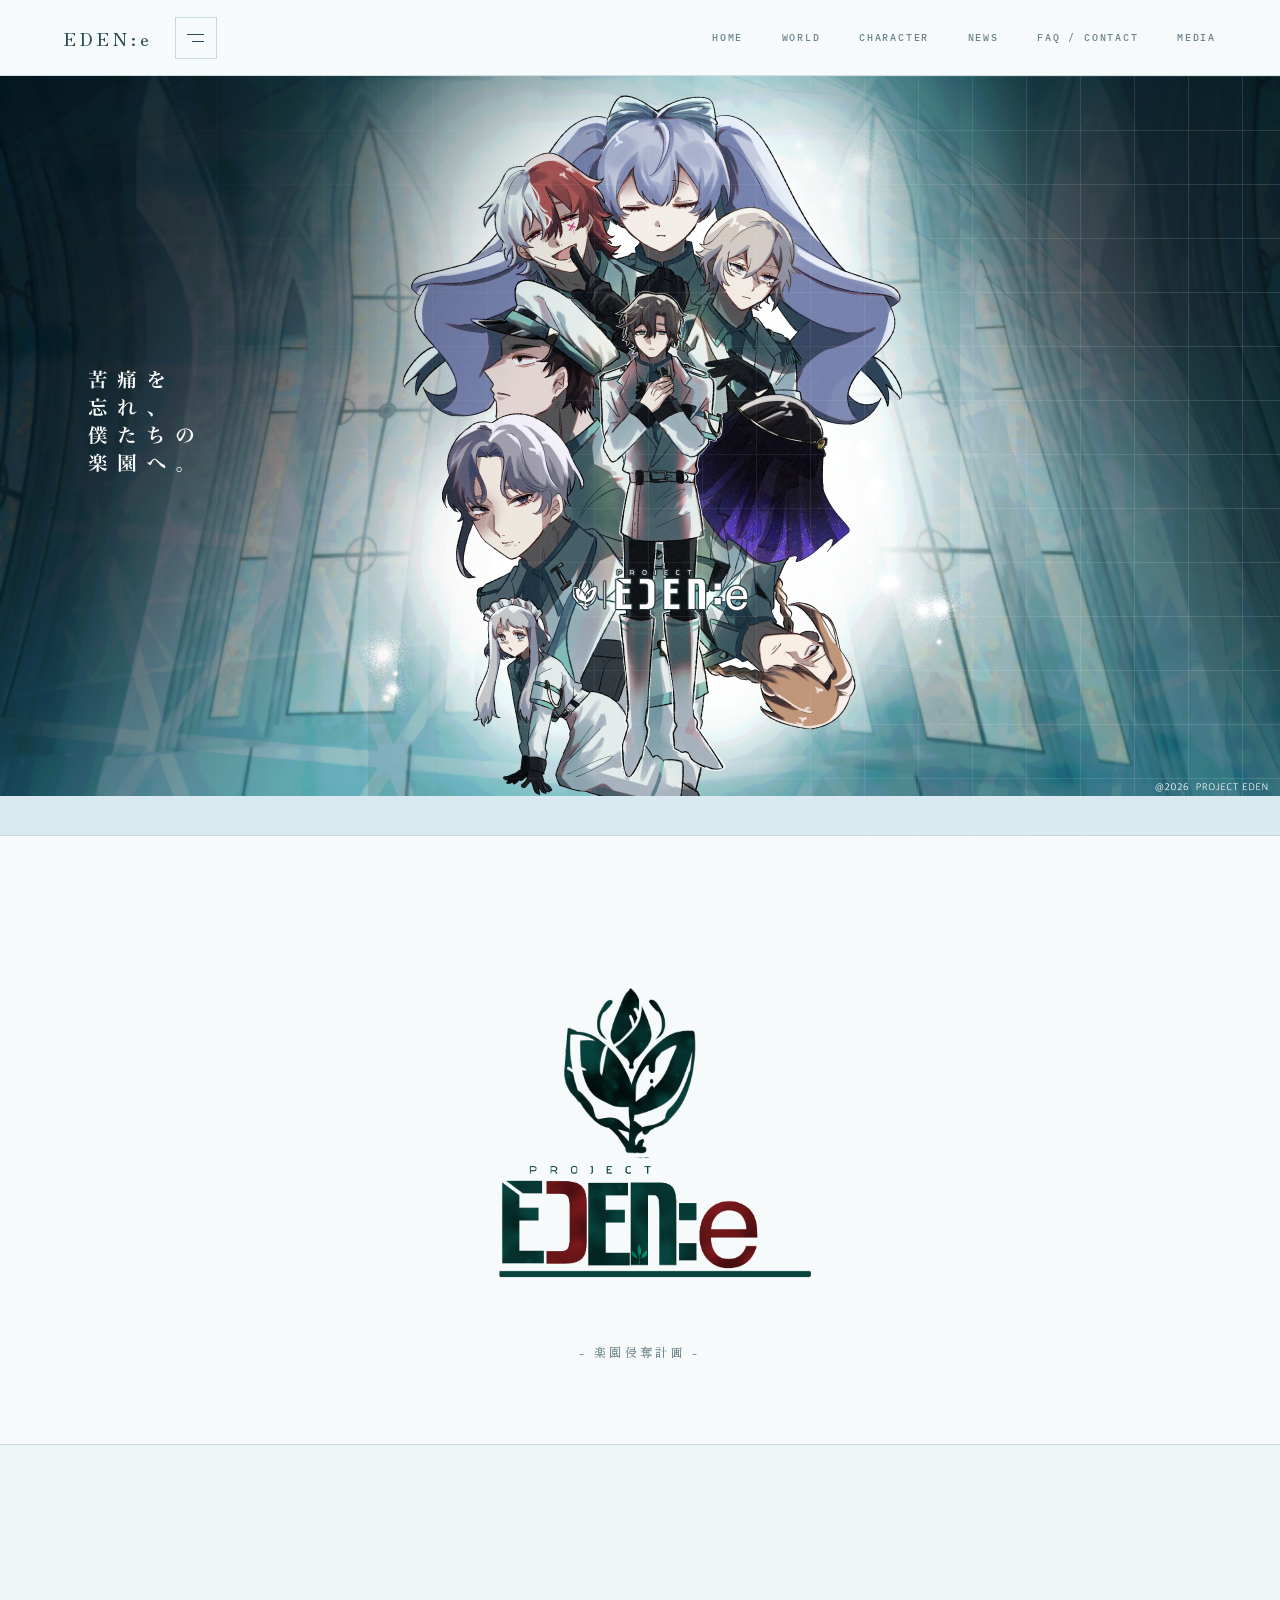
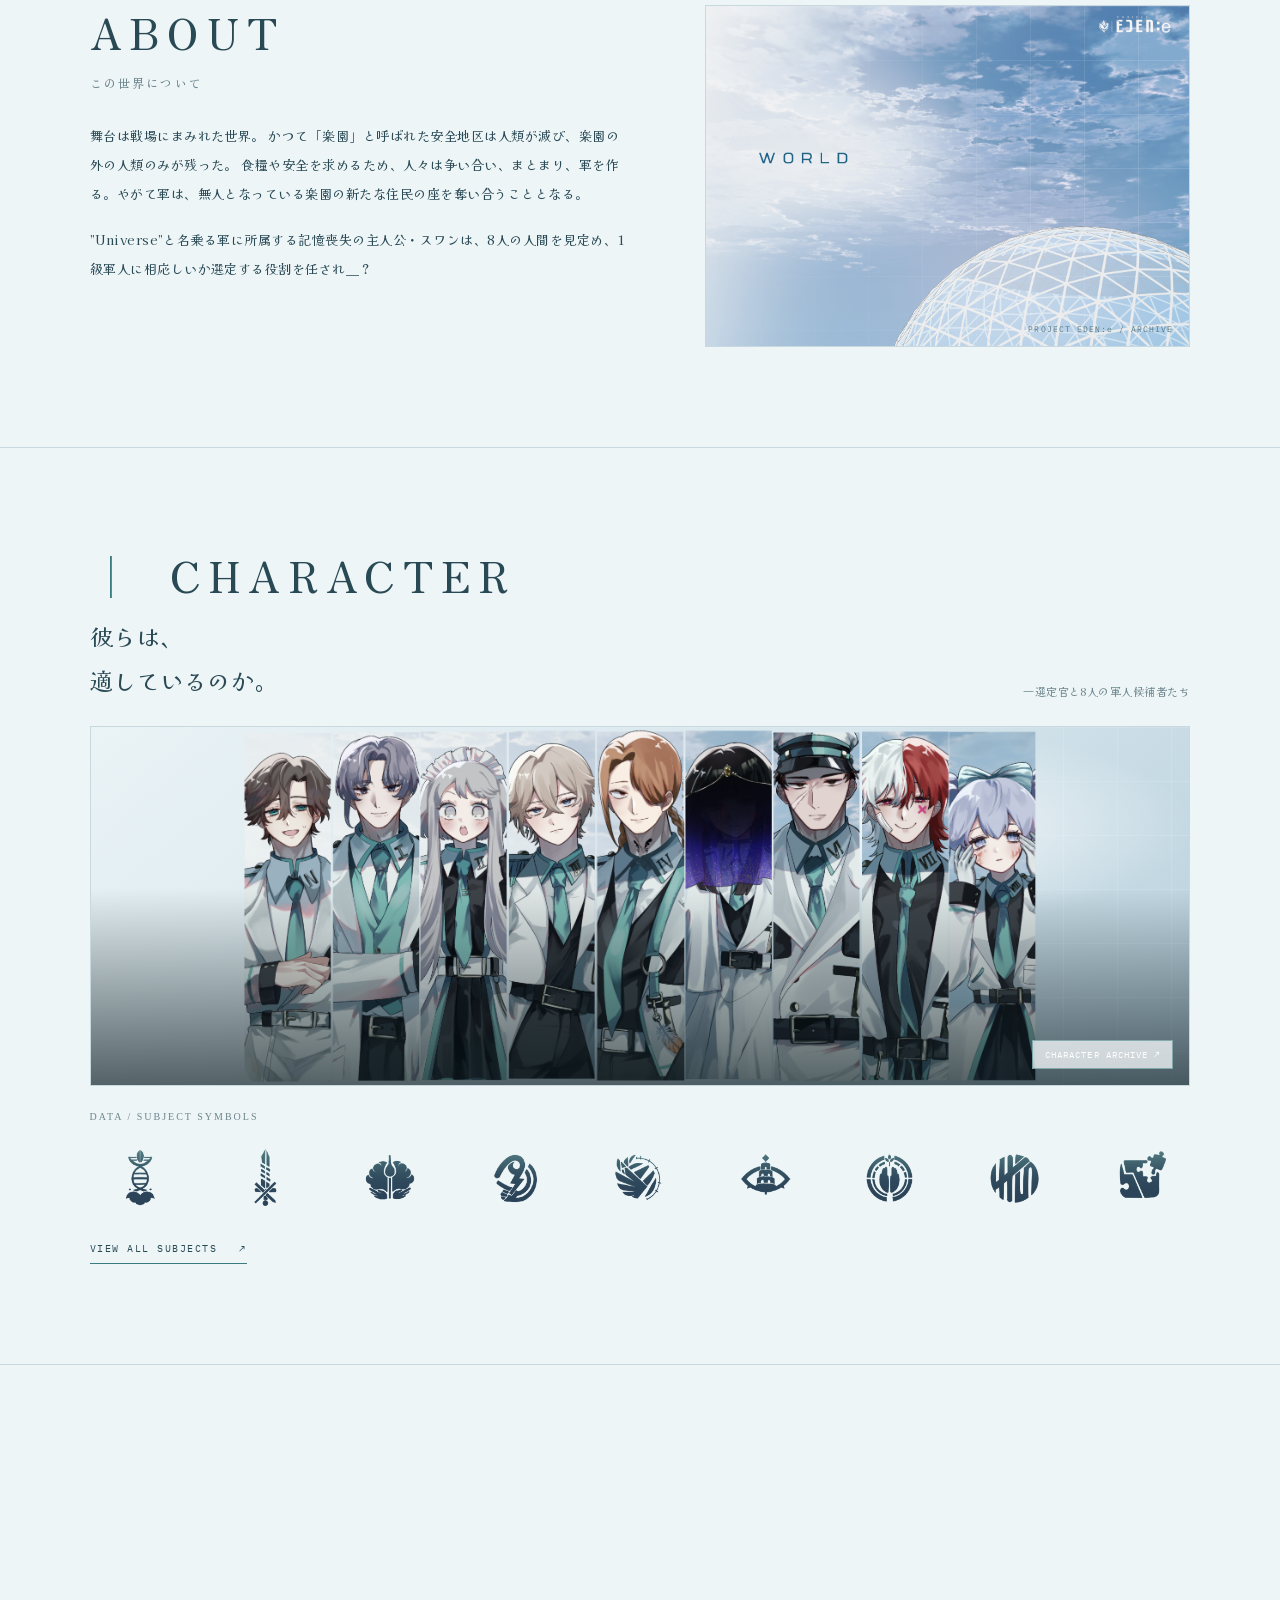
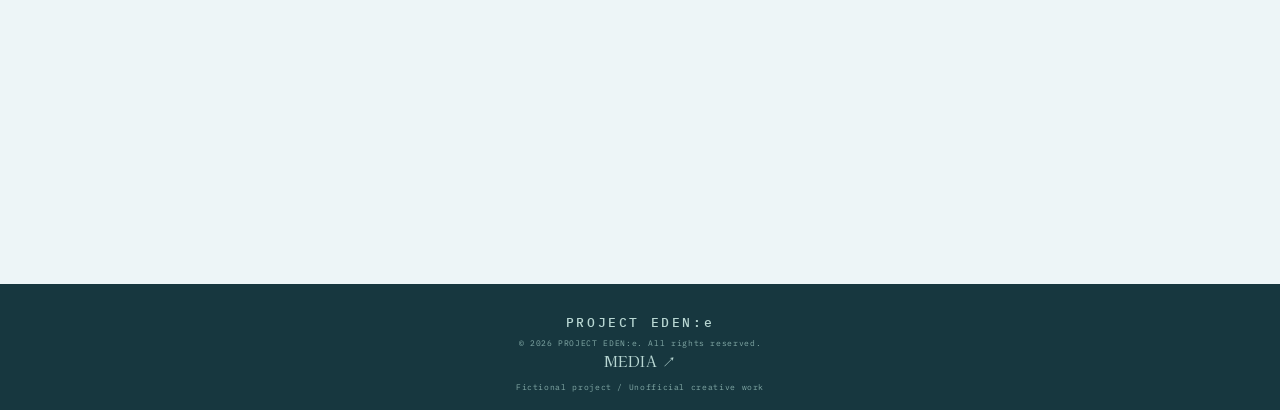
<file: index.html>
<!doctype html>

<html lang="ja">

<head>

  <meta charset="utf-8">

  <meta name="viewport" content="width=device-width, initial-scale=1">

  <meta name="theme-color" content="#D8F3F3">

  <title>PROJECT EDEN:e</title>

  <meta name="description" content="PROJECT EDEN:e - PARADISE EXPERIMENT">

  <link rel="stylesheet" href="style.css">

  <style>

    /* 画像 */

    .wide-image,

    .character-banner,

    .world-banner {

      position: relative;

      display: block;

      overflow: hidden;

    }

    .wide-image img,

    .character-banner img,

    .world-banner img {

      display: block;

      width: 100%;

      object-fit: cover;

    }

    .wide-image img {

      min-height: 180px;

    }

    .character-banner img,

    .world-banner img {

      position: absolute;

      inset: 0;

      width: 100%;

      height: 100%;

      object-fit: contain;

    }

    .character-banner .banner-arrow,

    .world-banner .banner-arrow,

    .wide-image .image-caption {

      position: absolute;

      z-index: 2;

    }

    .character-banner .banner-arrow,

    .world-banner .banner-arrow {

      right: 16px;

      bottom: 16px;

      color: #fff;

    }

    .wide-image .image-caption {

      right: 16px;

      bottom: 12px;

    }

    .character-banner::after,

    .world-banner::after {

      content: "";

      position: absolute;

      inset: 0;

      z-index: 1;

      background: linear-gradient(

        0deg,

        rgba(10, 25, 30, 0.65),

        transparent 55%

      );

      pointer-events: none;

    }

    .image-placeholder:has(img) .image-label {

      display: none;

    }

    .sr-only {

      position: absolute;

      width: 1px;

      height: 1px;

      padding: 0;

      margin: -1px;

      overflow: hidden;

      clip: rect(0, 0, 0, 0);

      white-space: nowrap;

      border: 0;

    }

    /* スマホメニュー */

    @media (max-width: 760px) {

      .site-header {

        position: relative;

      }

      .menu-toggle {

        display: flex !important;

        flex-direction: column;

        align-items: center;

        justify-content: center;

        gap: 5px;

        width: 44px;

        height: 44px;

        padding: 10px;

        border: 1px solid #397d80;

        border-radius: 4px;

        background: #f8fbfc;

        color: #294954;

        cursor: pointer;

        z-index: 1002;

      }

      .menu-toggle span:not(.sr-only) {

        display: block;

        width: 21px;

        height: 2px;

        background: #294954;

        transition: transform 0.25s ease;

      }

      .menu-toggle[aria-expanded="true"] span:first-child {

        transform: translateY(7px) rotate(45deg);

      }

      .menu-toggle[aria-expanded="true"] span:nth-child(2) {

        transform: translateY(0) rotate(-45deg);

      }

      .site-nav {

        display: none !important;

        position: absolute;

        top: 100%;

        left: 0;

        right: 0;

        z-index: 1001;

        flex-direction: column;

        align-items: stretch;

        gap: 0;

        padding: 12px 20px 20px;

        background: #f8fbfc;

        border-top: 1px solid #c7d9df;

        border-bottom: 1px solid #c7d9df;

        box-shadow: 0 12px 24px rgba(23, 55, 63, 0.12);

      }

      .site-nav.is-open {

        display: flex !important;

      }

      .site-nav a {

        display: block;

        padding: 15px 8px;

        border-bottom: 1px solid #c7d9df;

        color: #294954;

        text-decoration: none;

      }

      .site-nav a:last-child {

        border-bottom: none;

      }

      body.menu-open {

        overflow-x: hidden;

      }

    }

    /* スクロール演出 */

    .reveal {

      opacity: 0;

      transform: translateY(24px);

      transition: opacity 0.8s ease, transform 0.8s ease;

    }

    .reveal.is-visible {

      opacity: 1;

      transform: translateY(0);

    }

    .reveal-stagger > * {

      transition-delay: 0.08s;

    }

    @media (prefers-reduced-motion: reduce) {

      .reveal {

        opacity: 1;

        transform: none;

        transition: none;

      }

    }

    @media (max-width: 600px) {

      .world-banner img {

        width: 100%;

        height: auto;

        object-fit: contain;

      }

    }

    /* =====================================

       EDEN OPENING / 起動画面

    ===================================== */

    #eden-opening {

      position: fixed;

      inset: 0;

      z-index: 99999;

      display: flex;

      flex-direction: column;

      align-items: center;

      justify-content: center;

      overflow: hidden;

      background: #f8fbfa;
      
      color: #397d80;

      opacity: 1;

      visibility: visible;

      transition:

        opacity 1.25s ease,

        visibility 1.25s ease;

    }


#eden-opening::before {
  content: "";
  position: absolute;
  inset: -15%;
  pointer-events: none;
  background:
    radial-gradient(
      ellipse at 50% 45%,
      rgba(125, 194, 184, 0.22),
      transparent 55%
    ),
    radial-gradient(
      ellipse at 50% 70%,
      rgba(205, 235, 228, 0.35),
      transparent 65%
    );
  animation: eden-glow 3s ease-in-out infinite alternate;
}


/* 光のゆらぎ */
@keyframes eden-glow {
  from {
    opacity: 0.65;
  }
  to {
    opacity: 1;
  }
}

/* ふわふわ浮かぶ光の粒 */
#eden-opening .eden-particle {
  position: absolute;
  z-index: 1;
  width: 4px;
  height: 4px;
  border-radius: 50%;
  background: rgba(91, 166, 157, 0.55);
  box-shadow: 0 0 12px 3px rgba(125, 194, 184, 0.2);
  pointer-events: none;
  animation: eden-particle-float 3s ease-in-out infinite alternate;
}

@keyframes eden-particle-float {
  from {
    transform: translateY(12px);
    opacity: 0.15;
  }
  to {
    transform: translateY(-18px);
    opacity: 0.8;
  }
}



    #eden-opening.is-closing {

      opacity: 0;

      visibility: hidden;

      pointer-events: none;

    }

    .opening-system {

      position: relative;

      margin: 0 0 30px;

      color: #a9c4c6;

      font-family: serif;

      font-size: 10px;

      letter-spacing: 0.35em;

      text-align: center;

      animation: opening-fade-in 1s ease both;

    }

    .opening-message {

      position: relative;

      margin: 0;

      padding: 0 20px;

      color: #f0f2f1;

      font-family: serif;

      font-size: clamp(13px, 3.5vw, 16px);

      line-height: 2;

      letter-spacing: 0.12em;

      text-align: center;

    }

    .opening-char {

      display: inline-block;

      opacity: 0;

      animation: opening-char-in 0.45s ease forwards;

    }

    .opening-status {

      position: relative;

      margin: 30px 0 0;

      color: #8da9a3;

      font-family: serif;

      font-size: 9px;

      letter-spacing: 0.3em;

      animation: opening-fade-in 1s ease 0.5s both;

    }

    .opening-status::before {

      content: "";

      display: block;

      width: 38px;

      height: 1px;

      margin: 0 auto 16px;

      background: #779fa1;

      transform-origin: center;

      animation: opening-line-in 1s ease 0.6s both;

    }

    #opening-skip {

      position: absolute;

      right: 22px;

      bottom: 24px;

      padding: 12px;

      border: 0;

      background: transparent;

      color: #b9c9cc;

      font-family: serif;

      font-size: 10px;

      letter-spacing: 0.18em;

      cursor: pointer;

    }

    #opening-skip:focus-visible {

      outline: 1px solid #a9c4c6;

      outline-offset: 4px;

    }

    /* メインビジュアルの出現 */

    .hero-image {

      display: block;

      width: 100%;

      height: auto;

    }

    body.eden-opening-active .hero-image {

      opacity: 0;

      transform: scale(1.025);

    }

    .hero-image.eden-main-reveal {

      animation: eden-main-reveal 1.8s ease both;

    }

    @keyframes opening-fade-in {

      from {

        opacity: 0;

        transform: translateY(7px);

      }

      to {

        opacity: 1;

        transform: translateY(0);

      }

    }

    @keyframes opening-char-in {

      from {

        opacity: 0;

        transform: translateY(3px);

      }

      to {

        opacity: 1;

        transform: translateY(0);

      }

    }

    @keyframes opening-line-in {

      from {

        opacity: 0;

        transform: scaleX(0);

      }

      to {

        opacity: 1;

        transform: scaleX(1);

      }

    }

    @keyframes eden-main-reveal {

      from {

        opacity: 0;

        transform: scale(1.025);

      }

      to {

        opacity: 1;

        transform: scale(1);

      }

    }

    @media (prefers-reduced-motion: reduce) {

      #eden-opening,

      .opening-system,

      .opening-char,

      .opening-status,

      .opening-status::before,

      .hero-image.eden-main-reveal {

        animation-duration: 0.01ms !important;

        transition-duration: 0.01ms !important;

      }

    }

  </style>

</head>

<body>

  <!-- OPENING / 起動画面 -->

  <div id="eden-opening" aria-label="PROJECT EDEN:e 起動演出">

    <div class="opening-content">

      <p id="opening-message" class="opening-message">

        ＿おかえりなさい、選定官様。

      </p>

      <p class="opening-status">

        Loading<span class="loading-dots">...</span>

      </p>

    </div>

    <button id="opening-skip" type="button">

      SKIP &gt;&gt;

    </button>

  </div>

  <!-- HEADER -->

  <header class="site-header">

    <a class="mini-brand" href="#top" aria-label="PROJECT EDEN:e ホーム">

      EDEN:e

    </a>

    <button

      class="menu-toggle"

      type="button"

      aria-expanded="false"

      aria-controls="site-nav"

      aria-label="メニューを開く"

    >

      <span></span>

      <span></span>

      <span class="sr-only">メニュー</span>

    </button>

    <nav class="site-nav" id="site-nav" aria-label="メインメニュー">

      <a href="#top">HOME</a>

      <a href="#world">WORLD</a>

      <a href="#character">CHARACTER</a>

      <a href="#news">NEWS</a>

      <a href="#contact">FAQ / CONTACT</a>

      <a href="media.html">MEDIA</a>
      
    </nav>

  </header>

  <main id="top">

    <!-- MAIN VISUAL -->

    <section class="hero" aria-label="メインビジュアル">

      <div class="hero-art image-placeholder">

        <img

          class="hero-image"

          src="main.png"

          alt=""

        >

      </div>

    </section>

    <!-- LOGO -->

    <section class="logo-section">

      <img

        class="eden-logo-image"

        src="IMG_9630.png"

        alt="PROJECT EDEN:e ロゴ"

      >

      <p class="japanese-title">- 楽園侵奪計画 -</p>

    </section>

    <div style="height: 60px;"></div>

    <!-- ABOUT -->

    <section class="section about" id="about">

      <div class="wide-image image-placeholder">
        <img

          src="ABOUT.png"

          alt="PROJECT EDEN:e ABOUT"

          loading="lazy"

        >

        <span class="image-caption">PROJECT EDEN:e / ARCHIVE</span>

      </div>

      <h1>ABOUT</h1>

      <p class="section-kicker">この世界について</p>

      <div class="body-copy">

        <p>

          舞台は戦場にまみれた世界。
          かつて「楽園」と呼ばれた安全地区は人類が滅び、楽園の外の人類のみが残った。
          食糧や安全を求めるため、人々は争い合い、まとまり、軍を作る。やがて軍は、無人となっている楽園の新たな住民の座を奪い合うこととなる。
         


        </p>

        <p>

           ”Universe”と名乗る軍に所属する記憶喪失の主人公・スワンは、8人の人間を見定め、1級軍人に相応しいか選定する役割を任され＿？
      

        </p>

      </div>

    </section>

    <!-- CHARACTER -->

    <section class="section characters" id="character">

      <h2><span>│</span> Character</h2>

      <div class="character-intro">

        <p>

          彼らは、<br>

          適しているのか。

        </p>

        <p class="small-copy">

          ―選定官と8人の軍人候補者たち

        </p>

      </div>

      <a class="character-banner image-placeholder" href="character.html">

        <img

          src="Ca.png"

          alt="PROJECT EDEN:e キャラクター集合画像"

          loading="lazy"

        >

        <span class="banner-arrow">CHARACTER ARCHIVE ↗</span>

      </a>

      <div class="data-label">DATA / SUBJECT SYMBOLS</div>

      <div class="symbol-grid reveal-stagger">

        <a href="character.html#swampman" aria-label="Swampman">

          <img class="character-logo" src="swanpman.png" alt="" onerror="this.hidden=true">

        </a>

        <a href="character.html#theseus" aria-label="Theseus">

          <img class="character-logo" src="theseus.png" alt="" onerror="this.hidden=true">

        </a>

        <a href="character.html#mary" aria-label="Mary">

          <img class="character-logo" src="mary.png" alt="" onerror="this.hidden=true">

        </a>

        <a href="character.html#milgram" aria-label="Milgram">

          <img class="character-logo" src="milgram.png" alt="" onerror="this.hidden=true">

        </a>

        <a href="character.html#icarus" aria-label="Icarus">

          <img class="character-logo" src="icarus.png" alt="" onerror="this.hidden=true">

        </a>

        <a href="character.html#babel" aria-label="Babel">

          <img class="character-logo" src="babel.png" alt="" onerror="this.hidden=true">

        </a>

        <a href="character.html#echo" aria-label="Echo Chamber">

          <img class="character-logo" src="echo.png" alt="" onerror="this.hidden=true">

        </a>

        <a href="character.html#stanford" aria-label="Stanford">

          <img class="character-logo" src="stanford.png" alt="" onerror="this.hidden=true">

        </a>

        <a href="character.html#memento" aria-label="Memento">

          <img class="character-logo" src="memento.png" alt="" onerror="this.hidden=true">

        </a>

      </div>

      <a class="text-link" href="character.html">

        VIEW ALL SUBJECTS <span>↗</span>

      </a>

    </section>

    <!-- NEWS -->

    <section class="section news" id="news">

      <div class="news-panel">

        <h2>NEWS</h2>

        <article class="news-item">

          <time datetime="2026-01-01">2026.01.01</time>

          <p>PROJECT EDEN:e サイト公開のお知らせ</p>

        </article>

        <article class="news-item">

          <time datetime="2026-02.02">2026.02.02</time>

          <p>キャラクター情報を更新しました</p>

        </article>
        <article class="news-item">

          <time datetime="2026-03-03">2026.03.03</time>

          <p>不具合を修正しました</p>

        </article>

        <a class="news-more" href="news.html">MORE <span>＋</span></a>

      </div>

    </section>

      <!-- WORLD -->

    <section class="section world" id="world">

      <h2><span>│</span> WORLD</h2>

      <a class="world-banner image-placeholder" href="world.html">

        <img

          src="banner1.png"

          alt="PROJECT EDEN:e WORLD"

          loading="lazy"

        >

        <span class="banner-arrow">ENTER THE WORLD ↗</span>

      </a>

    </section>

    <div style="height: 100px;"></div>

    <!-- FAQ / CONTACT / SHARE -->

    <section class="section share" id="contact">

      <a href="faq.html" class="faq-button">

        <span class="faq-icon">?</span>

        <span class="faq-text">

          <strong>FAQ</strong>

          <small>よくあるご質問・お問い合わせ</small>

        </span>

        <span class="faq-arrow">↗</span>

      </a>

      <div style="height: 150px;"></div>

      <h2>SHARE</h2>

      <div class="social-links">

        <!-- Xでシェア -->

        <a

          href="https://twitter.com/intent/tweet?text=PROJECT%20EDEN%3Ae%20%7C%20PARADISE%20EXPERIMENT&url=https%3A%2F%2Fmotimoff.github.io%2FPROJECT-EDEN-e%2Findex.html"

          target="_blank"

          rel="noopener noreferrer"

          aria-label="Xでシェア"

        >𝕏</a>

        <!-- LINEでシェア -->

        <a

          href="https://line.me/R/msg/text/?PROJECT%20EDEN%3Ae%20%7C%20PARADISE%20EXPERIMENT%0Ahttps%3A%2F%2Fmotimoff.github.io%2FPROJECT-EDEN-e%2Findex.html"

          target="_blank"

          rel="noopener noreferrer"

          aria-label="LINEでシェア"

        >LINE</a>

      </div>

      <div style="height: 64px;"></div>

      <p class="share-message">

        決して誤った判断を<br>

        なさらぬよう、<br>

        お願いします。

      </p>

      <div class="small-eden" aria-hidden="true">✧</div>

    </section>

  </main>

  <!-- FOOTER -->

  <footer class="site-footer">

    
<p class="footer-brand">PROJECT EDEN:e</p>

<p class="copyright">
  © 2026 PROJECT EDEN:e. All rights reserved.
</p>

<a class="footer-media-link" href="media.html">MEDIA ↗</a>

    <p class="footer-note">

      Fictional project / Unofficial creative work

    </p>

  </footer>

  <!-- MENU / SCROLL / OPENING ANIMATION -->

  <script>

    // メニューの開閉

    const toggle = document.querySelector('.menu-toggle');

    const nav = document.querySelector('.site-nav');

    if (toggle && nav) {

      toggle.addEventListener('click', () => {

        const isOpen = toggle.getAttribute('aria-expanded') === 'true';

        const nextOpen = !isOpen;

        toggle.setAttribute('aria-expanded', String(nextOpen));

        toggle.setAttribute(

          'aria-label',

          nextOpen ? 'メニューを閉じる' : 'メニューを開く'

        );

        nav.classList.toggle('is-open', nextOpen);

        document.body.classList.toggle('menu-open', nextOpen);

      });

      nav.querySelectorAll('a').forEach(link => {

        link.addEventListener('click', () => {

          nav.classList.remove('is-open');

          document.body.classList.remove('menu-open');

          toggle.setAttribute('aria-expanded', 'false');

          toggle.setAttribute('aria-label', 'メニューを開く');

        });

      });

    }

    // スクロール時の表示アニメーション

    const revealTargets = document.querySelectorAll(

      '.section, .logo-section, .wide-image, .character-banner, .news-panel, .world-banner, .symbol-grid'

    );

    if (

      'IntersectionObserver' in window &&

      !window.matchMedia('(prefers-reduced-motion: reduce)').matches

    ) {

      const observer = new IntersectionObserver(entries => {

        entries.forEach(entry => {

          if (entry.isIntersecting) {

            entry.target.classList.add('is-visible');

            observer.unobserve(entry.target);

          }

        });

      }, {

        threshold: 0.12,

        rootMargin: '0px 0px -35px 0px'

      });

      revealTargets.forEach(el => {

        el.classList.add('reveal');

        observer.observe(el);

      });

    } else {

      revealTargets.forEach(el => {

        el.classList.add('is-visible');

      });

    }

  
    // 起動画面
    (() => {
      const opening = document.getElementById('eden-opening');
      const message = document.getElementById('opening-message');
      const skip = document.getElementById('opening-skip');
      const mainVisual = document.querySelector('.hero-image');
      const storageKey = 'eden-opening-seen';

      if (!opening || !message || !skip) return;

      // 同じタブですでに起動演出を見ている場合は省略
      try {
        if (sessionStorage.getItem(storageKey) === 'true') {
          opening.remove();
          return;
        }
        sessionStorage.setItem(storageKey, 'true');
      } catch (error) {
        // 保存できない環境でも演出は続ける
      }

      // ふわふわ浮かぶ光の粒を追加
      for (let i = 0; i < 18; i++) {
        const particle = document.createElement('span');
        particle.className = 'eden-particle';
        particle.setAttribute('aria-hidden', 'true');
        particle.style.left = `${8 + Math.random() * 84}%`;
        particle.style.top = `${10 + Math.random() * 80}%`;
        particle.style.animationDelay = `${Math.random() * 3}s`;
        particle.style.animationDuration = `${2.5 + Math.random() * 2}s`;
        opening.appendChild(particle);
      }

      // メインビジュアルを起動中だけ隠す
      document.body.classList.add('eden-opening-active');

      const originalText = message.textContent.trim();
      message.textContent = '';

      // メッセージを一文字ずつ表示
      [...originalText].forEach((char, index) => {
        const span = document.createElement('span');
        span.className = 'opening-char';
        span.textContent = char;
        span.style.animationDelay = `${0.7 + index * 0.09}s`;
        message.appendChild(span);
      });

      let closed = false;
      let timer;

      function closeOpening() {
        if (closed) return;
        closed = true;
        window.clearTimeout(timer);

        // 挨拶とLoadingをまとめてフェードアウト
        opening.classList.add('is-closing');

        // メインビジュアルをふわっと表示
        document.body.classList.remove('eden-opening-active');
        if (mainVisual) {
          mainVisual.classList.add('eden-main-reveal');
        }

        window.setTimeout(() => {
          opening.remove();
        }, 1300);
      }

      // 文字の表示が終わってから閉じる
      const duration = 700 + [...originalText].length * 90 + 1800;
      timer = window.setTimeout(closeOpening, duration);

      // SKIPボタン
      skip.addEventListener('click', closeOpening);
    })();


  </script>

</body>

</html>
</file>
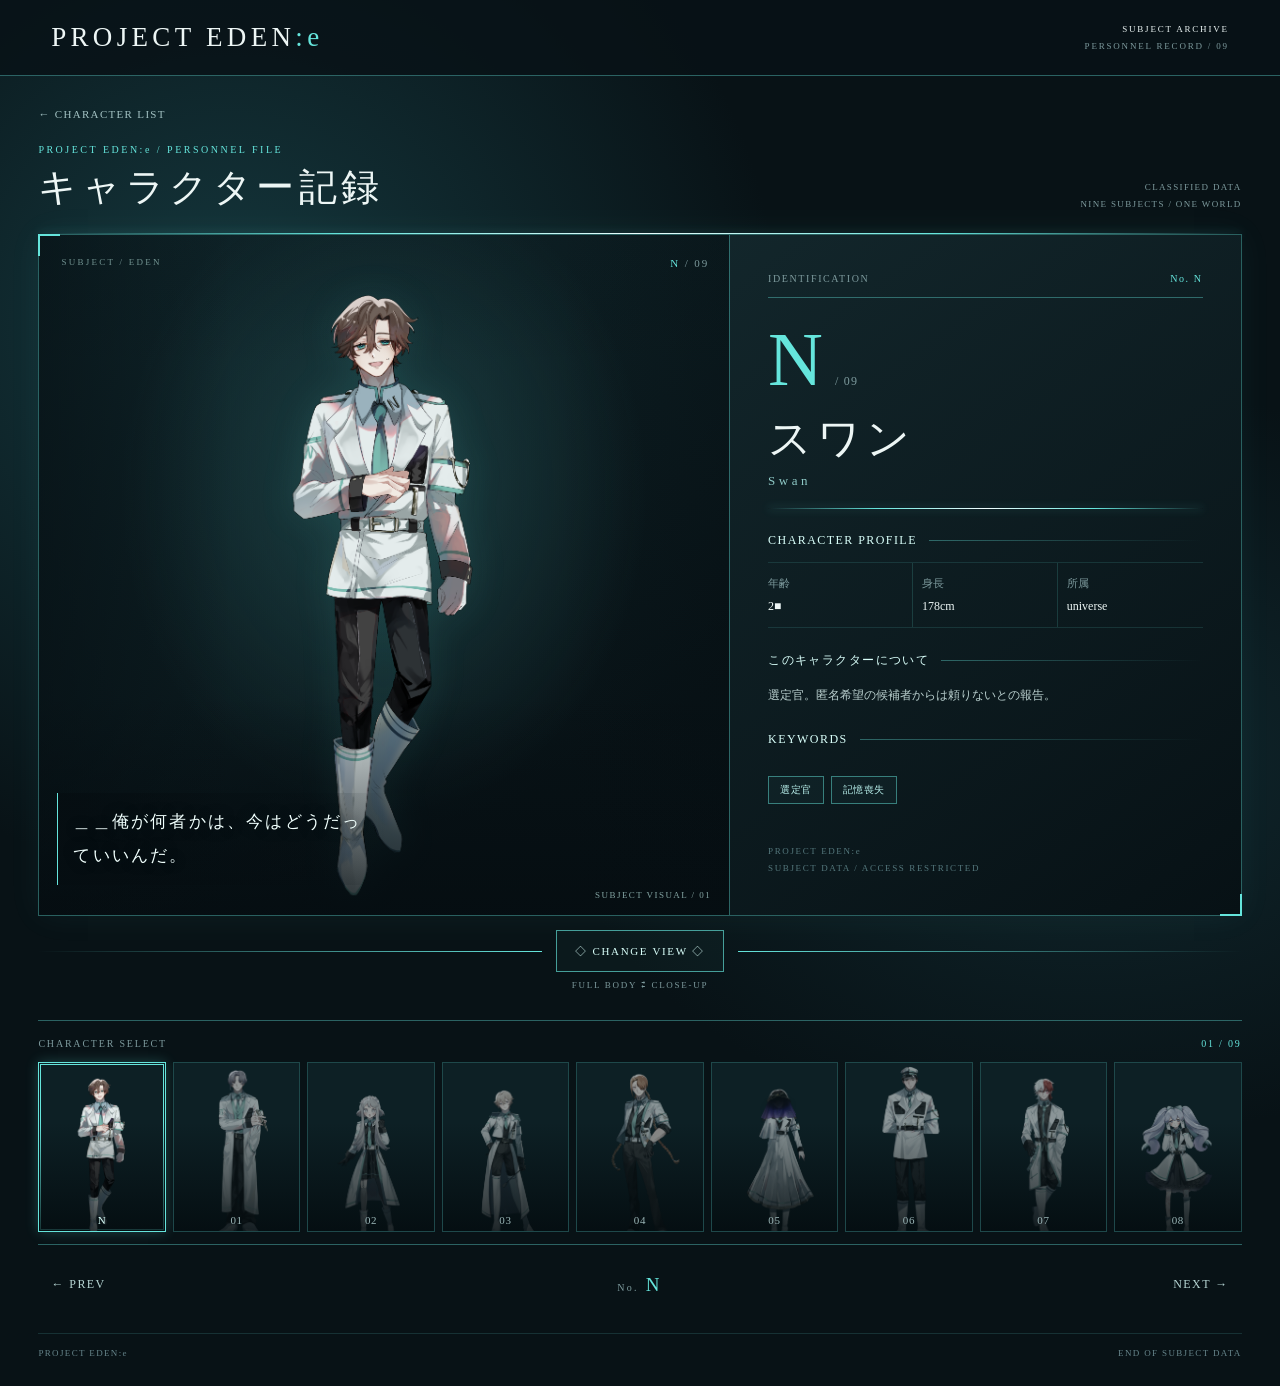
<file: character.html>
<!DOCTYPE html>

<html lang="ja">

<head>

<meta charset="UTF-8">

<meta name="viewport" content="width=device-width, initial-scale=1">

<meta name="theme-color" content="#081216">

<title>SUBJECT ARCHIVE | PROJECT EDEN:e</title>

<style>

* { box-sizing: border-box; }

:root {

  --bg: #081216;

  --panel: #0d1b20;

  --panel-light: #13272c;

  --teal: #65e5dc;

  --pale: #d9fffa;

  --white: #edf6f5;

  --muted: #7d9a9d;

  --line: rgba(101,229,220,.38);

}

html {

  scroll-behavior: smooth;

  background: var(--bg);

}

body {

  margin: 0;

  color: var(--white);

  background:

    radial-gradient(ellipse at 18% 24%, #15383e 0%, transparent 37%),

    radial-gradient(ellipse at 85% 55%, #10272d 0%, transparent 35%),

    var(--bg);

  font-family: "Yu Mincho", "Hiragino Mincho ProN",

    "Noto Serif JP", serif;

  min-height: 100vh;

}

button, a { font-family: inherit; }

button { -webkit-tap-highlight-color: transparent; }

a { color: inherit; text-decoration: none; }

button:focus-visible, a:focus-visible {

  outline: 1px solid var(--teal);

  outline-offset: 4px;

}

::selection {

  color: var(--bg);

  background: var(--teal);

}

/* HEADER */

.site-header {

  min-height: 76px;

  padding: 17px clamp(16px, 4vw, 52px);

  display: flex;

  align-items: center;

  justify-content: space-between;

  gap: 16px;

  border-bottom: 1px solid var(--line);

  position: relative;

  z-index: 5;

  background: rgba(8,18,22,.82);

}

.brand {

  font-family: "Times New Roman", serif;

  font-size: clamp(17px, 3vw, 27px);

  letter-spacing: .16em;

  white-space: nowrap;

}

.brand span { color: var(--teal); }

.header-right {

  text-align: right;

  color: var(--muted);

  font: 9px "Times New Roman", serif;

  letter-spacing: .2em;

  line-height: 1.8;

}

.header-right strong {

  display: block;

  color: var(--white);

  font-weight: normal;

}

/* MAIN LAYOUT */

.page {

  width: 100%;

  max-width: 1440px;

  margin: 0 auto;

  padding: 24px clamp(14px, 3vw, 42px) 28px;

}

.back-link {

  display: inline-flex;

  gap: 9px;

  align-items: center;

  color: #a3c2c3;

  font-size: 11px;

  letter-spacing: .12em;

  padding: 8px 0 12px;

  transition: color .25s;

}

.back-link:hover { color: var(--teal); }

.archive-heading {

  display: flex;

  justify-content: space-between;

  align-items: end;

  gap: 14px;

  margin: 12px 0 20px;

}

.eyebrow {

  color: var(--teal);

  font: 10px "Times New Roman", serif;

  letter-spacing: .25em;

}

.archive-heading h1 {

  margin: 7px 0 0;

  font-size: clamp(23px, 4vw, 38px);

  font-weight: normal;

  letter-spacing: .12em;

}

.archive-note {

  color: var(--muted);

  font: 9px "Times New Roman", serif;

  letter-spacing: .15em;

  text-align: right;

  line-height: 1.9;

}

.glow-line {

  height: 1px;

  background: linear-gradient(

    90deg, transparent, var(--teal), #f2ffff, var(--teal), transparent

  );

  box-shadow: 0 0 9px rgba(101,229,220,.45);

}

/* CHARACTER SCREEN */

.character-screen {

  display: grid;

  grid-template-columns: minmax(0, 1.15fr) minmax(280px, .85fr);

  border: 1px solid var(--line);

  background: rgba(5,13,17,.72);

  box-shadow: 0 0 32px rgba(101,229,220,.06);

  position: relative;

  isolation: isolate;

}

.character-screen::before,

.character-screen::after {

  content: "";

  position: absolute;

  width: 20px;

  height: 20px;

  pointer-events: none;

  z-index: 4;

}

.character-screen::before {

  top: -1px;

  left: -1px;

  border-top: 2px solid var(--teal);

  border-left: 2px solid var(--teal);

}

.character-screen::after {

  right: -1px;

  bottom: -1px;

  border-right: 2px solid var(--teal);

  border-bottom: 2px solid var(--teal);

}

/* LARGE PORTRAIT */

.visual-panel {

  min-width: 0;

  min-height: 620px;

  position: relative;

  overflow: hidden;

  background:

    radial-gradient(ellipse at 50% 38%, rgba(54,123,125,.38), transparent 54%),

    linear-gradient(150deg, #10272c, #081216 78%);

  border-right: 1px solid var(--line);

}

.visual-panel::before {

  content: "";

  position: absolute;

  inset: 0;

  pointer-events: none;

  z-index: 1;

  background:

    linear-gradient(90deg, rgba(5,13,17,.55), transparent 28%, transparent 75%, rgba(5,13,17,.25)),

    linear-gradient(0deg, rgba(5,13,17,.88), transparent 32%, transparent 80%, rgba(5,13,17,.12));

}

.visual-panel::after {

  content: "SUBJECT / EDEN";

  position: absolute;

  top: 22px;

  left: 22px;

  color: rgba(198,245,239,.55);

  font: 9px "Times New Roman", serif;

  letter-spacing: .25em;

  z-index: 2;

  pointer-events: none;

}

.visual {

  position: absolute;

  inset: 0;

  display: flex;

  align-items: flex-end;

  justify-content: center;

}

.portrait {

  position: absolute;

  inset: 0;

  display: flex;

  align-items: center;

  justify-content: center;

}

.portrait img {

  display: block;

  width: 100%;

  height: 100%;

  object-fit: contain;

  object-position: center bottom;

  filter: drop-shadow(0 0 18px rgba(101,229,220,.09));

  opacity: 1;

  transform: scale(1);

  transition: opacity .35s ease, filter .35s ease, transform .5s ease;

}

.portrait img.switching {

  opacity: 0;

  filter: blur(7px);

  transform: scale(.985);

}

.portrait-index {

  position: absolute;

  top: 22px;

  right: 20px;

  z-index: 3;

  color: var(--teal);

  font: 11px "Times New Roman", serif;

  letter-spacing: .17em;

}

.portrait-index span { color: var(--muted); }

.dialogue {

  position: absolute;

  z-index: 2;

  left: 18px;

  bottom: 30px;

  max-width: 48%;

  padding: 12px 15px;

  background: linear-gradient(90deg, rgba(5,13,17,.8), transparent);

  border-left: 1px solid var(--teal);

  pointer-events: none;

}

.dialogue p {

  margin: 0;

  color: #f0fffd;

  font-size: clamp(13px, 1.5vw, 17px);

  line-height: 2;

  letter-spacing: .13em;

  text-shadow: 0 0 12px #061014;

  overflow-wrap: anywhere;

}

.visual-bottom-label {

  position: absolute;

  right: 18px;

  bottom: 15px;

  z-index: 2;

  color: rgba(198,245,239,.65);

  font: 9px "Times New Roman", serif;

  letter-spacing: .16em;

}

/* PROFILE PANEL */

.profile-panel {

  min-width: 0;

  padding: clamp(20px, 3vw, 38px);

  display: flex;

  flex-direction: column;

  background:

    linear-gradient(145deg, rgba(19,39,44,.96), rgba(7,17,21,.98));

}

.profile-top {

  display: flex;

  justify-content: space-between;

  align-items: center;

  gap: 12px;

  padding-bottom: 13px;

  border-bottom: 1px solid var(--line);

  color: var(--muted);

  font: 10px "Times New Roman", serif;

  letter-spacing: .16em;

}

.profile-top strong {

  color: var(--teal);

  font-weight: normal;

}

.identity {

  padding: 23px 0 19px;

}

.identity-number {

  display: flex;

  align-items: baseline;

  gap: 12px;

  color: var(--teal);

  font: clamp(42px, 6vw, 76px) "Times New Roman", serif;

  line-height: 1;

}

.identity-number small {

  color: var(--muted);

  font-size: 12px;

  letter-spacing: .1em;

}

.profile-panel h2 {

  margin: 13px 0 5px;

  color: var(--white);

  font-size: clamp(30px, 4vw, 43px);

  line-height: 1.35;

  font-weight: normal;

  letter-spacing: .12em;

  overflow-wrap: anywhere;

}

.english {

  color: #8fcac7;

  font: 13px "Times New Roman", serif;

  letter-spacing: .27em;

  overflow-wrap: anywhere;

}

.section-label {

  display: flex;

  align-items: center;

  gap: 12px;

  margin: 24px 0 14px;

  color: var(--pale);

  font-size: 12px;

  letter-spacing: .12em;

}

.section-label span {

  flex: 1;

  height: 1px;

  background: linear-gradient(90deg, var(--line), transparent);

}

.data {

  display: grid;

  grid-template-columns: repeat(3, minmax(0,1fr));

  gap: 0;

  margin: 0;

  border-top: 1px solid rgba(101,229,220,.13);

  border-bottom: 1px solid rgba(101,229,220,.13);

}

.data div {

  min-width: 0;

  padding: 13px 9px;

  border-right: 1px solid rgba(101,229,220,.17);

}

.data div:first-child { padding-left: 0; }

.data div:last-child { border-right: 0; }

.data dt {

  margin-bottom: 8px;

  color: var(--muted);

  font-size: 11px;

}

.data dd {

  margin: 0;

  color: var(--white);

  font-size: 12px;

  overflow-wrap: anywhere;

}

.description {

  margin: 0;

  color: #b7cdcc;

  font-size: 12px;

  line-height: 2.1;

  white-space: pre-line;

  overflow-wrap: anywhere;

}

.keywords {

  display: flex;

  flex-wrap: wrap;

  gap: 7px;

  margin-top: 15px;

}

.keywords span {

  padding: 6px 11px;

  border: 1px solid rgba(101,229,220,.48);

  color: #b7eeea;

  background: rgba(101,229,220,.035);

  font-size: 10px;

  letter-spacing: .05em;

}

.profile-bottom {

  margin-top: auto;

  padding-top: 28px;

  color: #54777c;

  font: 9px "Times New Roman", serif;

  letter-spacing: .18em;

  line-height: 1.9;

}

/* CHANGE VIEW */

.change-area {

  margin-top: 14px;

}

.change-wrap {

  display: flex;

  align-items: center;

  gap: 14px;

}

.change-rule {

  flex: 1;

  height: 1px;

  background: linear-gradient(90deg, transparent, var(--teal));

}

.change-rule:last-child {

  transform: rotate(180deg);

}

.change-button {

  min-height: 42px;

  padding: 10px 18px;

  color: var(--pale);

  background: #65e5dc08;

  border: 1px solid rgba(101,229,220,.65);

  font-size: 11px;

  letter-spacing: .15em;

  cursor: pointer;

  transition: background .25s, box-shadow .25s;

}

.change-button:hover,

.change-button:focus-visible {

  background: #65e5dc1c;

  box-shadow: 0 0 15px #65e5dc30;

}

.change-button:disabled,

.navigation button:disabled {

  opacity: .5;

  cursor: wait;

}

.change-caption {

  margin-top: 8px;

  text-align: center;

  color: var(--muted);

  font: 9px "Times New Roman", serif;

  letter-spacing: .19em;

}

/* CHARACTER SELECTOR */

.selector {

  margin-top: 30px;

  padding: 17px 0 12px;

  border-top: 1px solid var(--line);

  border-bottom: 1px solid var(--line);

}

.selector-heading {

  display: flex;
justify-content: space-between;

  gap: 12px;

  margin-bottom: 13px;

  color: var(--muted);

  font: 10px "Times New Roman", serif;

  letter-spacing: .18em;

}

.selector-heading strong {

  color: var(--teal);

  font-weight: normal;

}

.character-list {

  display: grid;

  grid-template-columns: repeat(9, minmax(0,1fr));

  gap: 7px;

}

.character-choice {

  position: relative;

  display: flex;

  align-items: center;

  justify-content: center;

  min-width: 0;

  aspect-ratio: 3 / 4;

  padding: 0;

  overflow: hidden;

  color: #9bb6b7;

  background: #0d2025;

  border: 1px solid rgba(101,229,220,.2);

  cursor: pointer;

  transition: border-color .25s, box-shadow .25s, opacity .25s;

}

.character-choice::after {

  content: "";

  position: absolute;

  inset: 0;

  background: linear-gradient(0deg, rgba(3,10,13,.8), transparent 65%);

  pointer-events: none;

}

.character-choice img {

  width: 100%;

  height: 100%;

  object-fit: cover;

  object-position: center top;

  opacity: .58;

  filter: saturate(.7);

  transition: opacity .25s, filter .25s;

}

.character-choice span {

  position: absolute;

  left: 0;

  right: 0;

  bottom: 5px;

  z-index: 1;

  text-align: center;

  font: 11px "Times New Roman", serif;

  letter-spacing: .06em;

}

.character-choice:hover img,

.character-choice.active img {

  opacity: 1;

  filter: saturate(1);

}

.character-choice:hover,

.character-choice.active {

  border-color: var(--teal);

  box-shadow: 0 0 12px rgba(101,229,220,.24);

}

.character-choice.active {

  color: var(--pale);

  outline: 1px solid var(--teal);

  outline-offset: -3px;

}

.character-choice:disabled { cursor: wait; opacity: .6; }

/* PREV / NEXT */

.navigation {

  display: flex;

  justify-content: space-between;

  align-items: center;

  gap: 12px;

  margin-top: 19px;

}

.navigation button {

  min-height: 42px;

  padding: 8px 12px;

  color: #b6d5d3;

  background: transparent;

  border: 1px solid transparent;

  font-size: 12px;

  letter-spacing: .12em;

  cursor: pointer;

  transition: color .2s, border-color .2s;

}

.navigation button:hover {

  color: var(--teal);

  border-color: var(--line);

}

.current-number {

  color: var(--teal);

  font: 19px "Times New Roman", serif;

  letter-spacing: .12em;

}

.current-number small {

  color: var(--muted);

  font-size: 10px;

}

.footer {

  display: flex;

  justify-content: space-between;

  gap: 12px;

  margin-top: 27px;

  padding-top: 14px;

  border-top: 1px solid rgba(101,229,220,.15);

  color: #66858b;

  font: 9px "Times New Roman", serif;

  letter-spacing: .15em;

}

/* TRANSITIONS */

.fade-target {

  transition: opacity .35s ease, transform .35s ease, filter .35s ease;

}

.is-fading {

  opacity: 0 !important;

  transform: translateY(5px);

  filter: blur(2px);

}

@media (min-width: 1000px) {

  .visual-panel { min-height: 680px; }

}

@media (max-width: 700px) {

  .page { padding: 15px 12px 24px; }

  .archive-heading { margin: 9px 0 15px; }

  .archive-heading h1 { font-size: 25px; }

  .archive-note { font-size: 8px; }

  .character-screen {

    grid-template-columns: minmax(0,1fr);

  }

  .visual-panel {

    min-height: 0;

    height: clamp(390px, 112vw, 650px);

    border-right: 0;

    border-bottom: 1px solid var(--line);

  }

  .visual-panel::after {

    top: 15px;

    left: 14px;

  }

  .portrait-index {

    top: 15px;

    right: 14px;

  }

  .dialogue {

    left: 12px;

    bottom: 18px;

    max-width: 47%;

    padding: 8px 9px;

  }

  .dialogue p {

    font-size: 13px;

    line-height: 1.8;

  }

  .visual-bottom-label {

    right: 12px;

    bottom: 11px;

    font-size: 8px;

  }

  .profile-panel {

    padding: 22px 17px;

  }

  .identity { padding: 19px 0 12px; }

  .identity-number { font-size: 54px; }

  .profile-panel h2 {

    font-size: clamp(30px, 8vw, 39px);

  }

  .section-label { margin-top: 20px; }

  .description { font-size: 12px; }

  .profile-bottom { padding-top: 22px; }

  .selector { margin-top: 23px; }

  .character-list { gap: 5px; }

  .character-choice span {

    bottom: 3px;

    font-size: 10px;

  }

}

@media (max-width: 380px) {

  .site-header { padding: 15px 12px; }

  .brand { font-size: 15px; letter-spacing: .1em; }

  .header-right { font-size: 8px; }

  .archive-heading h1 { font-size: 22px; }

  .archive-note { display: none; }

  .visual-panel { height: 112vw; min-height: 350px; }

  .dialogue { max-width: 48%; left: 8px; padding: 6px; }

  .dialogue p { font-size: 12px; }

  .profile-panel { padding: 19px 12px; }

  .data div { padding: 11px 5px; }

  .data dt { font-size: 10px; }

  .data dd { font-size: 11px; }

  .character-list { gap: 3px; }

  .character-choice span { font-size: 9px; }

  .navigation button { padding: 7px 5px; font-size: 10px; }

}

@media (prefers-reduced-motion: reduce) {

  *, *::before, *::after {

    animation-duration: .01ms !important;

    transition-duration: .01ms !important;

    scroll-behavior: auto !important;

  }

}

</style>

</head>

<body>

<header class="site-header">

  <a class="brand" href="index.html">PROJECT EDEN<span>:e</span></a>

  <div class="header-right">

    <strong>SUBJECT ARCHIVE</strong>

    PERSONNEL RECORD / 09

  </div>

</header>

<main class="page">

  <a class="back-link" href="index.html#characters">

    ← CHARACTER LIST

  </a>

  <header class="archive-heading fade-target">

    <div>

      <div class="eyebrow">PROJECT EDEN:e / PERSONNEL FILE</div>

      <h1>キャラクター記録</h1>

    </div>

    <div class="archive-note">

      CLASSIFIED DATA<br>

      NINE SUBJECTS / ONE WORLD

    </div>

  </header>

  <div class="glow-line"></div>

  <section class="character-screen">

    <div class="visual-panel">

      <div class="visual">

        <div class="portrait">

          <img

            id="portraitImage"

            src="images/Characters/N.png"

            alt="スワンの全身立ち絵"

          >

        </div>

        <div class="dialogue fade-target">

          <p id="dialogueText">＿＿俺が何者かは、今はどうだっていいんだ。</p>

        </div>

        <div class="portrait-index" id="portraitIndex">

          N <span>/ 09</span>

        </div>

        <div class="visual-bottom-label">SUBJECT VISUAL / 01</div>

      </div>

    </div>

    <section class="profile-panel">

      <div class="profile-top fade-target">

        <span>IDENTIFICATION</span>

        <strong id="stageNo">No. N</strong>

      </div>

      <div class="identity fade-target">

        <div class="identity-number">

          <span id="headingNo">N</span>

          <small>/ 09</small>

        </div>

        <h2 id="characterName">スワン</h2>

        <div class="english" id="englishName">Swan</div>

      </div>

      <div class="glow-line"></div>

      <div class="section-label">CHARACTER PROFILE <span></span></div>

      <dl class="data fade-target">

        <div>

          <dt>年齢</dt>

          <dd id="age">2■</dd>

        </div>

        <div>

          <dt>身長</dt>

          <dd id="height">178cm</dd>

        </div>

        <div>

          <dt>所属</dt>

          <dd id="affiliation">universe</dd>

        </div>

      </dl>

      <div class="section-label">このキャラクターについて <span></span></div>

      <p class="description fade-target" id="description">

        選定官。頼りない。

      </p>

      <div class="section-label">KEYWORDS <span></span></div>

      <div class="keywords fade-target" id="keywords">

        <span>選定官</span>

        <span>記憶喪失</span>

      </div>

      <div class="profile-bottom">

        PROJECT EDEN:e<br>

        SUBJECT DATA / ACCESS RESTRICTED

      </div>

    </section>

  </section>

  <div class="change-area">

    <div class="change-wrap">

      <div class="change-rule"></div>

      <button class="change-button" id="changeButton"

        type="button" aria-pressed="false">

        ◇ CHANGE VIEW ◇

      </button>

      <div class="change-rule"></div>

    </div>

    <div class="change-caption">FULL BODY ⇄ CLOSE-UP</div>

  </div>

  <section class="selector">

    <div class="selector-heading">

      <span>CHARACTER SELECT</span>

      <strong id="selectorCount">01 / 09</strong>

    </div>

    <div class="character-list" id="characterList"></div>

  </section>

  <nav class="navigation" id="navigation" aria-label="キャラクター切り替え">

    <button id="prevButton" type="button" aria-label="前のキャラクター">

      ← PREV

    </button>

    <span class="current-number">

      <small>No.</small>

      <span id="currentNo">N</span>

    </span>

    <button id="nextButton" type="button" aria-label="次のキャラクター">

      NEXT →

    </button>

  </nav>

  <footer class="footer">

    <span>PROJECT EDEN:e</span>

    <span>END OF SUBJECT DATA</span>

  </footer>

</main>

<script>

const characters = [

  {

    id: "N",

    name: "スワン",

    english: "Swan",

    age: "2■",

    height: "178cm",

    affiliation: "universe",

    quote: "＿＿俺が何者かは、今はどうだっていいんだ。",

    description: "選定官。匿名希望の候補者からは頼りないとの報告。",

    keywords: ["選定官", "記憶喪失"]

  },

  {

    id: "01",

    name: "テセウス",

    english: "Theseus",

    age: "3■",

    height: "183cm",

    affiliation: "universe",

    quote: "＿大切なもの、思い出のもの、私は全て大事にしますよ。",

    description: "丁寧な喋り方をする非常に温和な男性。滅多なことでは動じることなく、人間を含めた生物を愛する様子が確認されている。「医者」の免許を持っており、頭脳も悪くないようだ。縫合と解剖が得意で、よく観葉植物を育てている。",

    keywords: ["医師", "融合", "縫合"]

  },

  {

    id: "02",

    name: "メアリー",

    english: "Mary",

    age: "2■",

    height: "159cm",

    affiliation: "universe",

    quote: "あたし、ちょっとは頭良いからさ！任せてよ！",

    description: "世話が好きな、元気に溢れた女性。慌ただしい表情変化から考えられないが、その正体は世界を慄かせた天才。その頭脳は全地区の人間が渇望するほどだが、現在は科学に触れたがらないようだ。子供にとびきり優しい。",

    keywords: ["科学者", "天才", "■■■■"]

  },

  {

    id: "03",

    name: "ミルグラム",

    english: "Milgram",

    age: "2■",

    height: "168cm",

    affiliation: "universe",

    quote: "上官の命令が絶対だ。それが揺らぐことはない。",

    description: "命令を遵守する、非常に従順な女性。その内面は正義に燃えており、弱きを助け悪を挫くことを目的としている。正義が関わると少々乱暴で融通のきかない場面があるが、相手が女性であれば優しく丁寧に接する場面は何度も目撃されている。",

    keywords: ["正義", "従順"]

  },

  {

    id: "04",

    name: "イカロス",

    english: "Icarus",

    age: "28",

    height: "187cm",

    affiliation: "universe",

    quote: "ま、悩んでたらいつでも俺に相談していいぜ？",

    description: "軽い雰囲気を持つ、非常に柔軟な男性。人を笑わすのが好きなのか、冗談を言う様子がよく観測されるが…成功率は高くないようだ。暗い話や雰囲気が嫌いであることと、隠れた髪の下はひどい火傷があることが判明している。",

    keywords: ["「天使」", "墜落"]

  },

  {

    id: "05",

    name: "バベル",

    english: "Babel",

    age: "■■",

    height: "165cm",

    affiliation: "universe",

    quote: "…わたくし、夜と月は好きです。とっても、美しくって",

    description: "顔にヴェールを纏う、ミステリアスな女性。昼間の光が苦手な様子。話すことが苦手なのか、はたまた別の理由かは不明だが口数は少ない。「世界一の美女」の称号を有しているが、その真偽は洗練された所作や声を見るだけでも明らかであろう。世間に疎い様子もまた、魅力の一つだ。",

    keywords: ["美貌", "身元不明"]

  },

  {

    id: "06",

    name: "エコーチェンバー",

    english: "Echochamber",

    age: "■■",

    height: "197cm",

    affiliation: "universe",

    quote: "繁殖と発展はこの世界に不要だ。",

    description: "正体不明の宗教に身を委ねている堅苦しい男性。元神父との情報があるが、宗教と彼自身のデータが存在しないため真偽は不明。思想は「■■(解読不能)教」に染められており、それに激しく反する場合は命令を受け入れない様子だ。しかし、珍しいほど屈強な肉体をしている。",

    keywords: ["宗教家", "楽園"]

  },

  {

    id: "07",

    name: "スタンフォード",

    english: "Stanford",

    age: "■■",

    height: "179cm",

    affiliation: "universe",

    quote: "もぉなんでもいいからさっ、さっさと選定してよ〜。",

    description: "面倒を嫌う自由な男性。自分を「看守」と名乗る様子が複数目撃されている。得意なものは悪戯との事。頻繁に空を見て独り言を喋っていることと、他者を攻撃する際に目が輝くのには見ないふりしておくことを推奨する。",

    keywords: ["看守", "囚人"]

  },

  {

    id: "08",

    name: "メメント",

    english: "Memento",

    age: "2■",

    height: "150cm",

    affiliation: "universe",

    quote: "…わかんない。忘れちゃった。",

    description: "非常に忘れっぽい女性。体のあちこちに油性のペンでメモしている所を見るに、忘れることは不便に感じている様子。小さな体のわりに戦闘能力が高く、反抗的でもないが…彼女に何かを覚えていてもらうことは諦めた方が良いだろう。",

    keywords: ["忘却", "”特産物”", "■■■"]

  }

];

let currentIndex = 0;

let isCloseUp = false;

let switching = false;

const $ = id => document.getElementById(id);

const wait = ms => new Promise(resolve => setTimeout(resolve, ms));

const fadeTargets = [

  ".archive-heading",

  ".dialogue",

  ".identity",

  ".data",

  ".description",

  ".keywords"

];

function fadeOutTargets() {

  fadeTargets.forEach(selector => {

    document.querySelectorAll(selector).forEach(element => {

      element.classList.add("is-fading");

    });

  });

}

function fadeInTargets() {

  fadeTargets.forEach(selector => {

    document.querySelectorAll(selector).forEach(element => {

      element.classList.remove("is-fading");

    });

  });

}

function imagePath(character, closeUp = false) {

  return "images/Characters/" + character.id +

    (closeUp ? "up" : "") + ".png";

}

function preloadImage(src) {

  return new Promise(resolve => {

    const image = new Image();

    image.onload = () => resolve(true);

    image.onerror = () => resolve(false);

    image.src = src;

    if (image.complete) resolve(image.naturalWidth > 0);

  });

}

function updatePortrait() {

  const character = characters[currentIndex];

  const image = $("portraitImage");

  image.src = imagePath(character, isCloseUp);

  image.alt = character.name +

    (isCloseUp ? "のアップ画像" : "の全身立ち絵");

  $("changeButton").setAttribute("aria-pressed", String(isCloseUp));

  $("changeButton").textContent = isCloseUp

    ? "◇ FULL BODY ◇"

    : "◇ CHANGE VIEW ◇";

}

function updateSelector() {

  const buttons = $("characterList").querySelectorAll("button");

  buttons.forEach((button, index) => {

    const active = index === currentIndex;

    button.classList.toggle("active", active);

    button.setAttribute("aria-pressed", String(active));

  });

  $("selectorCount").textContent =

    String(currentIndex + 1).padStart(2, "0") + " / 09";

}

function buildSelector() {

  const list = $("characterList");

  list.replaceChildren();

  characters.forEach((character, index) => {

    const button = document.createElement("button");

    button.type = "button";

    button.className = "character-choice";

    button.setAttribute(

      "aria-label",

      character.id + " " + character.name + "を表示"

    );

    const image = document.createElement("img");

    image.src = imagePath(character, false);

    image.alt = "";

    image.loading = "lazy";

    image.onerror = () => {

      image.style.display = "none";

    };

    const label = document.createElement("span");

    label.textContent = character.id;

    button.append(image, label);

    button.addEventListener("click", () => renderCharacter(index));

    list.append(button);

  });

}

async function renderCharacter(index) {

  if (switching) return;

  switching = true;

  setControlsDisabled(true);

  fadeOutTargets();

  $("portraitImage").classList.add("switching");

  await wait(250);

  currentIndex = (index + characters.length) % characters.length;

  const character = characters[currentIndex];

  $("headingNo").textContent = character.id;

  $("stageNo").textContent = "No. " + character.id;

  $("dialogueText").textContent = character.quote;

  $("characterName").textContent = character.name;

  $("englishName").textContent = character.english;

  $("age").textContent = character.age;

  $("height").textContent = character.height;

  $("affiliation").textContent = character.affiliation;

  $("description").textContent = character.description;

  $("currentNo").textContent = character.id;

  $("portraitIndex").innerHTML =

    character.id + ' <span>/ 09</span>';

  $("keywords").replaceChildren(

    ...character.keywords.map(word => {

      const tag = document.createElement("span");

      tag.textContent = word;

      return tag;

    })

  );

  isCloseUp = false;

  updatePortrait();

  updateSelector();

  const url = new URL(window.location.href);

  url.searchParams.set("ch", character.id);

  window.history.replaceState({}, "", url);

  const image = $("portraitImage");

  await new Promise(resolve => {

    if (image.complete) {

      resolve();

      return;

    }

    image.addEventListener("load", resolve, { once: true });

    image.addEventListener("error", resolve, { once: true });

  });

  await wait(60);

  image.classList.remove("switching");

  fadeInTargets();

  await wait(380);

  setControlsDisabled(false);

  switching = false;

}

async function togglePortrait() {

  if (switching) return;

  switching = true;

  setControlsDisabled(true);

  const image = $("portraitImage");

  image.classList.add("switching");

  await wait(250);

  const nextMode = !isCloseUp;

  const character = characters[currentIndex];

  const nextSrc = imagePath(character, nextMode);

  // 次の画像が読み込めるかを確認してから切り替える

  const loaded = await preloadImage(nextSrc);

  if (!loaded) {

    image.classList.remove("switching");

    setControlsDisabled(false);

    switching = false;

    alert("画像を読み込めませんでした。\n画像ファイル名と保存場所を確認してください。");

    return;

  }

  isCloseUp = nextMode;

  updatePortrait();

  const activeImage = $("portraitImage");

  await new Promise(resolve => {

    if (activeImage.complete) {

      resolve();

      return;

    }

    activeImage.addEventListener("load", resolve, { once: true });

    activeImage.addEventListener("error", resolve, { once: true });

  });

  await wait(60);

  activeImage.classList.remove("switching");

  await wait(250);

  setControlsDisabled(false);

  switching = false;

}

function setControlsDisabled(disabled) {

  $("prevButton").disabled = disabled;

  $("nextButton").disabled = disabled;

  $("changeButton").disabled = disabled;

  $("characterList").querySelectorAll("button").forEach(button => {

    button.disabled = disabled;

  });

}

$("prevButton").addEventListener("click", () => {

  renderCharacter(currentIndex - 1);

});

$("nextButton").addEventListener("click", () => {

  renderCharacter(currentIndex + 1);

});

$("changeButton").addEventListener("click", togglePortrait);

buildSelector();

const params = new URLSearchParams(window.location.search);

const requestedId = params.get("ch");

const requestedIndex = characters.findIndex(

  character => character.id === requestedId

);

renderCharacter(requestedIndex >= 0 ? requestedIndex : 0);

</script>

</body>

</html>
</file>
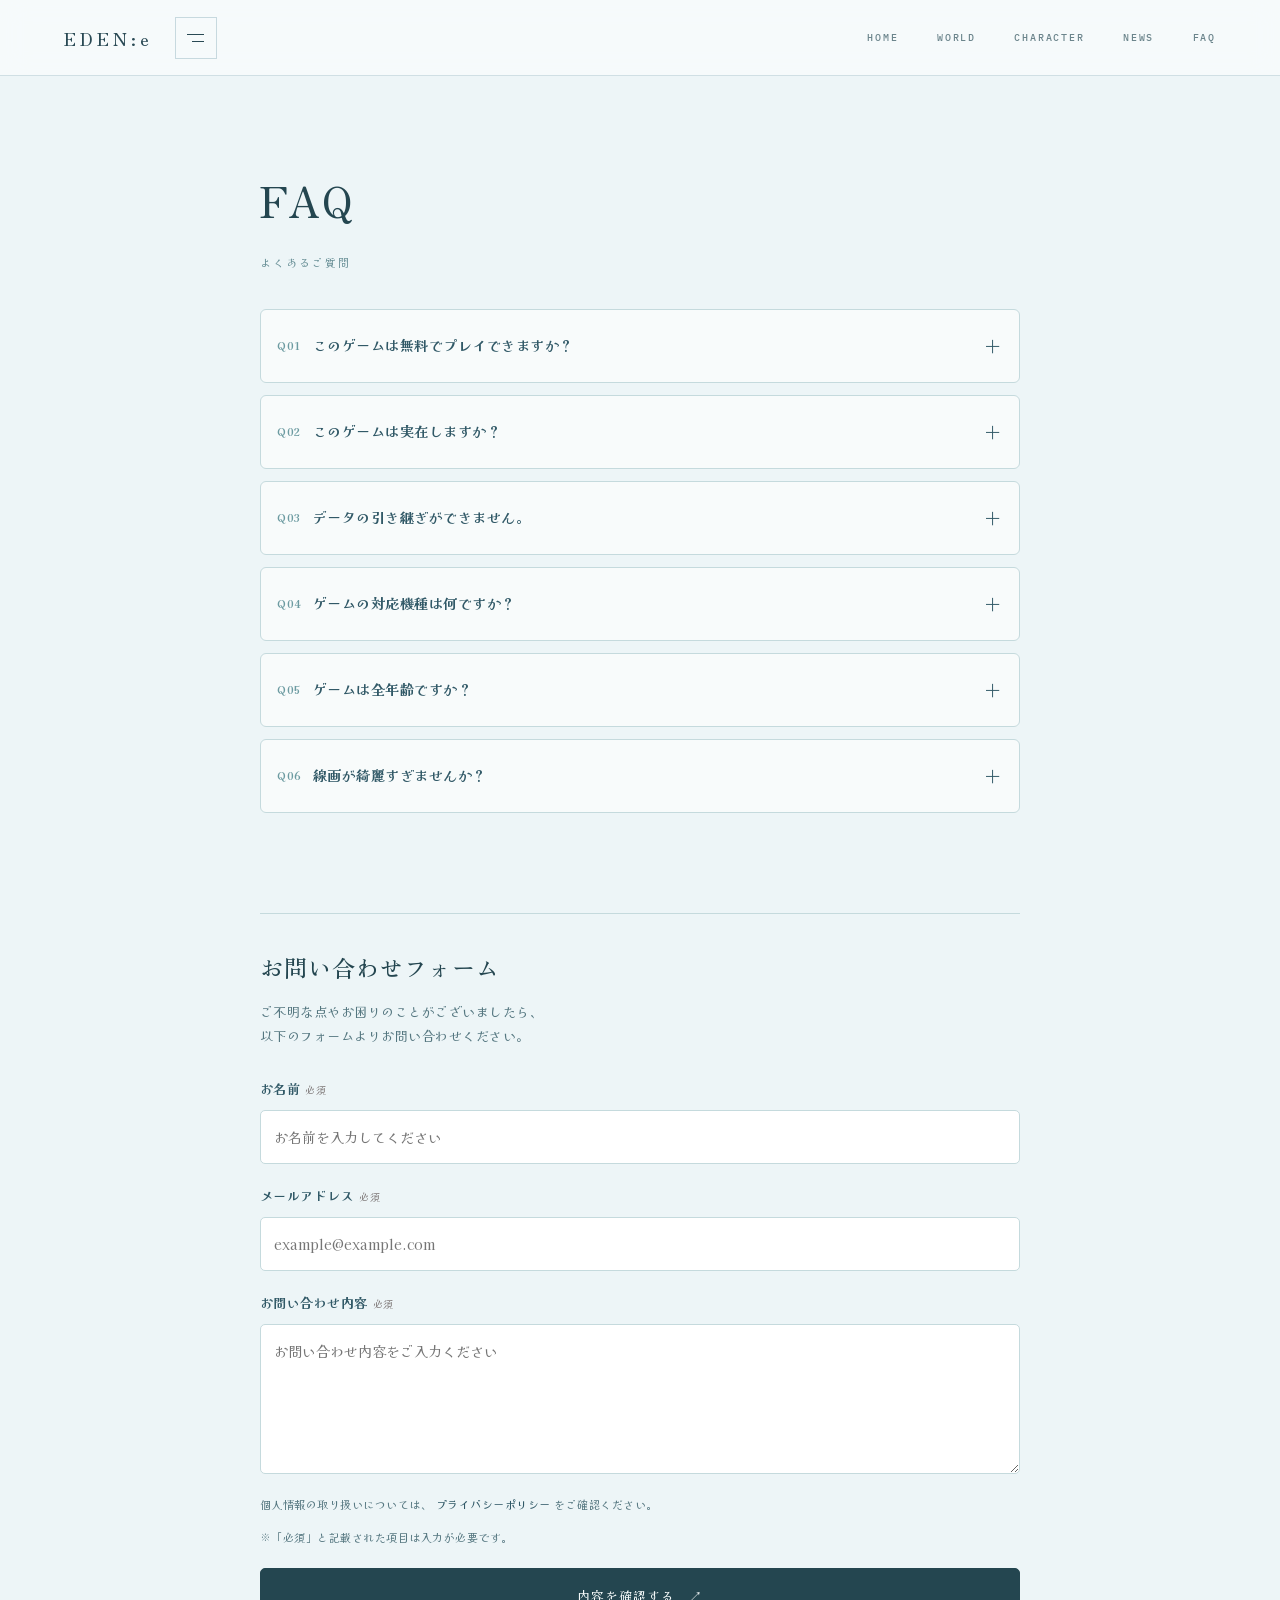
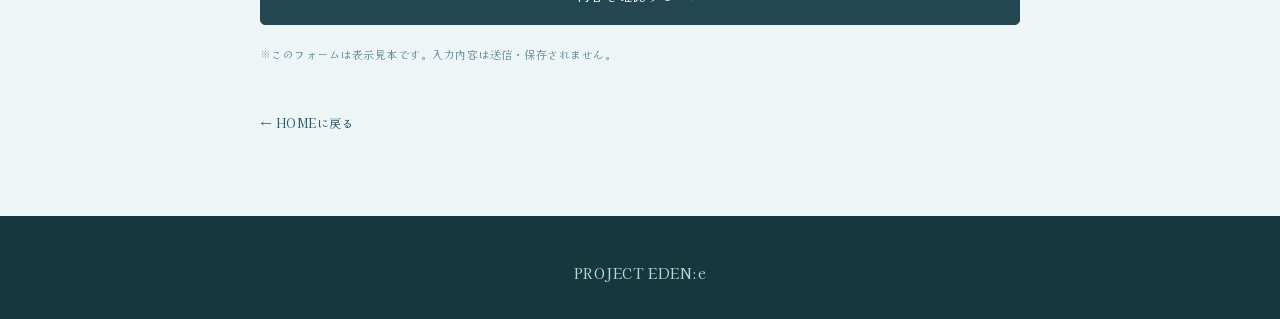
<file: faq.html>
<!doctype html>
<html lang="ja">
<head>
  <meta charset="utf-8">
  <meta name="viewport" content="width=device-width, initial-scale=1">
  <meta name="theme-color" content="#F3F8F8">
  <title>FAQ | PROJECT EDEN:e</title>
  <meta name="description" content="PROJECT EDEN:e よくあるご質問・お問い合わせ">
  <link rel="stylesheet" href="style.css">

  <style>
    .faq-page {
      width: min(760px, calc(100% - 36px));
      margin: 0 auto;
      padding: 56px 0 80px;
      color: #315967;
    }

    .faq-heading {
      margin-bottom: 12px;
      font-size: clamp(30px, 6vw, 42px);
      letter-spacing: 4px;
      color: #244650;
    }

    .faq-subtitle {
      margin-bottom: 36px;
      color: #6C9299;
      font-size: 11px;
      letter-spacing: 2px;
    }

    .faq-list {
      display: grid;
      gap: 12px;
    }

    .faq-item {
      overflow: hidden;
      border: 1px solid #C5DADD;
      border-radius: 6px;
      background: #F8FBFB;
    }

    .faq-item summary {
      display: flex;
      align-items: center;
      gap: 12px;
      padding: 18px 16px;
      cursor: pointer;
      list-style: none;
      font-size: 14px;
      font-weight: 600;
      line-height: 1.8;
    }

    .faq-item summary::-webkit-details-marker {
      display: none;
    }

    .faq-number {
      flex-shrink: 0;
      color: #6C9BA1;
      font-size: 11px;
      letter-spacing: 1px;
    }

    .faq-question {
      flex: 1;
    }

    .faq-plus {
      flex-shrink: 0;
      font-size: 20px;
      font-weight: 400;
      transition: transform 0.2s;
    }

    .faq-item[open] .faq-plus {
      transform: rotate(45deg);
    }

    .faq-answer {
      padding: 0 18px 20px 46px;
      color: #557780;
      font-size: 13px;
      line-height: 2;
    }

    .faq-answer p {
      margin: 0;
    }

    .faq-answer a {
      color: #315967;
    }

    .contact-area {
      margin-top: 100px;
      padding-top: 32px;
      border-top: 1px solid #C5DADD;
    }

    .contact-title {
      margin: 0 0 10px;
      color: #244650;
      font-size: 23px;
      letter-spacing: 1px;
    }

    .contact-description {
      margin: 0 0 28px;
      color: #557780;
      font-size: 13px;
      line-height: 1.9;
    }

    .contact-form {
      display: grid;
      gap: 20px;
    }

    .form-field {
      display: grid;
      gap: 8px;
    }

    .form-field label {
      font-size: 13px;
      font-weight: 600;
    }

    .required {
      margin-left: 5px;
      color: #7D7777;
      font-size: 10px;
      font-weight: 400;
    }

    .form-field input,
    .form-field textarea {
      width: 100%;
      box-sizing: border-box;
      padding: 13px;
      border: 1px solid #C5DADD;
      border-radius: 5px;
      background: #FFFFFF;
      color: #315967;
      font: inherit;
      font-size: 14px;
    }

    .form-field textarea {
      min-height: 150px;
      resize: vertical;
    }

    .form-field input:focus,
    .form-field textarea:focus {
      outline: 2px solid #A9D0D1;
      outline-offset: 2px;
    }

    .privacy-note {
      margin: 0;
      color: #557780;
      font-size: 11px;
      line-height: 1.9;
    }

    .privacy-note a {
      color: #315967;
    }

    .required-note {
      margin: -8px 0 0;
      color: #557780;
      font-size: 11px;
    }

    .contact-submit {
      width: 100%;
      padding: 15px;
      border: 1px solid #244650;
      border-radius: 5px;
      background: #244650;
      color: #F3F8F8;
      font: inherit;
      font-size: 13px;
      letter-spacing: 1px;
      cursor: pointer;
    }

    .contact-submit:hover {
      background: #315967;
    }

    .form-demo-note {
      margin: 0;
      color: #6C9299;
      font-size: 11px;
      line-height: 1.8;
    }

    .faq-back {
      display: inline-block;
      margin-top: 48px;
      color: #315967;
      font-size: 12px;
      text-decoration: none;
    }

    .faq-back:hover {
      text-decoration: underline;
    }

    @media (max-width: 480px) {
      .faq-page {
        padding-top: 38px;
      }

      .faq-item summary {
        gap: 9px;
        padding: 15px 12px;
        font-size: 13px;
      }

      .faq-answer {
        padding: 0 14px 18px 38px;
      }

      .contact-area {
        margin-top: 76px;
      }
    }
  </style>
</head>

<body>
  <header class="site-header">
    <a class="mini-brand" href="index.html#top"
       aria-label="PROJECT EDEN:e ホーム">EDEN:e</a>

    <button class="menu-toggle" type="button"
      aria-expanded="false" aria-controls="site-nav">
      <span></span><span></span>
      <span class="sr-only">メニュー</span>
    </button>

    <nav class="site-nav" id="site-nav" aria-label="メインメニュー">
      <a href="index.html#top">HOME</a>
      <a href="world.html">WORLD</a>
      <a href="character.html">CHARACTER</a>
      <a href="news.html">NEWS</a>
      <a href="faq.html" aria-current="page">FAQ</a>
    </nav>
  </header>

  <main class="faq-page">
    <h1 class="faq-heading">FAQ</h1>
    <p class="faq-subtitle">よくあるご質問</p>

    <div class="faq-list">

      <details class="faq-item">
        <summary>
          <span class="faq-number">Q01</span>
          <span class="faq-question">このゲームは無料でプレイできますか？</span>
          <span class="faq-plus" aria-hidden="true">＋</span>
        </summary>
        <div class="faq-answer">
          <p>全て無料です。課金要素がございますのでご注意ください。</p>
        </div>
      </details>

      <details class="faq-item">
        <summary>
          <span class="faq-number">Q02</span>
          <span class="faq-question">このゲームは実在しますか？</span>
          <span class="faq-plus" aria-hidden="true">＋</span>
        </summary>
        <div class="faq-answer">
          <p>しません。幻覚です。</p>
        </div>
      </details>

      <details class="faq-item">
        <summary>
          <span class="faq-number">Q03</span>
          <span class="faq-question">データの引き継ぎができません。</span>
          <span class="faq-plus" aria-hidden="true">＋</span>
        </summary>
        <div class="faq-answer">
          <p>お手数をお掛けしますが、お問い合わせフォームから、ユーザーネームとユーザーIDをご記載のうえ、ご送信をお願いいたします。</p>
        </div>
      </details>

      <details class="faq-item">
        <summary>
          <span class="faq-number">Q04</span>
          <span class="faq-question">ゲームの対応機種は何ですか？</span>
          <span class="faq-plus" aria-hidden="true">＋</span>
        </summary>
        <div class="faq-answer">
          <p>Windows、Mac、iOS、Androidすべてでプレイ可能です。</p>
        </div>
      </details>

      <details class="faq-item">
        <summary>
          <span class="faq-number">Q05</span>
          <span class="faq-question">ゲームは全年齢ですか？</span>
          <span class="faq-plus" aria-hidden="true">＋</span>
        </summary>
        <div class="faq-answer">
          <p>全年齢対象ですが、少々過激なシーンがございますので、あらかじめご留意ください。</p>
        </div>
      </details>

      <details class="faq-item">
        <summary>
          <span class="faq-number">Q06</span>
          <span class="faq-question">線画が綺麗すぎませんか？</span>
          <span class="faq-plus" aria-hidden="true">＋</span>
        </summary>
        <div class="faq-answer">
          <p>線画屋さんにご協力をいただいております。ありがとうございます。</p>
        </div>
      </details>

    </div>

    <section class="contact-area" id="contact">
      <h2 class="contact-title">お問い合わせフォーム</h2>
      <p class="contact-description">
        ご不明な点やお困りのことがございましたら、<br>
        以下のフォームよりお問い合わせください。
      </p>

      <form class="contact-form" id="contact-form">
        <div class="form-field">
          <label for="contact-name">
            お名前<span class="required">必須</span>
          </label>
          <input id="contact-name" name="name" type="text"
            placeholder="お名前を入力してください" required>
        </div>

        <div class="form-field">
          <label for="contact-email">
            メールアドレス<span class="required">必須</span>
          </label>
          <input id="contact-email" name="email" type="email"
            placeholder="example@example.com" required>
        </div>

        <div class="form-field">
          <label for="contact-message">
            お問い合わせ内容<span class="required">必須</span>
          </label>
          <textarea id="contact-message" name="message"
            placeholder="お問い合わせ内容をご入力ください" required></textarea>
        </div>

        <p class="privacy-note">
          個人情報の取り扱いについては、
          <a href="#" id="privacy-link">プライバシーポリシー</a>
          をご確認ください。
        </p>

        <p class="required-note">※「必須」と記載された項目は入力が必要です。</p>

        <button class="contact-submit" type="submit">
          内容を確認する　↗
        </button>

        <p class="form-demo-note">
          ※このフォームは表示見本です。入力内容は送信・保存されません。
        </p>
      </form>
    </section>

    <a class="faq-back" href="index.html#top">← HOMEに戻る</a>
  </main>

  <footer class="site-footer">
    <p>PROJECT EDEN:e</p>
  </footer>

  <script>
    // デモ用フォーム：実際の送信は行いません
    document.getElementById("contact-form").addEventListener("submit", function(event) {
      event.preventDefault();
      alert("こちらは表示見本のため、お問い合わせは送信されません。");
    });

    document.getElementById("privacy-link").addEventListener("click", function(event) {
      event.preventDefault();
      alert("プライバシーポリシーは準備中です。");
    });

    // スマートフォン用メニュー
    const menuToggle = document.querySelector(".menu-toggle");
    const siteNav = document.querySelector(".site-nav");

    if (menuToggle && siteNav) {
      menuToggle.addEventListener("click", function() {
        const isExpanded = menuToggle.getAttribute("aria-expanded") === "true";
        menuToggle.setAttribute("aria-expanded", String(!isExpanded));
        siteNav.classList.toggle("is-open");
      });
    }
  </script>
</body>
</html>
</file>
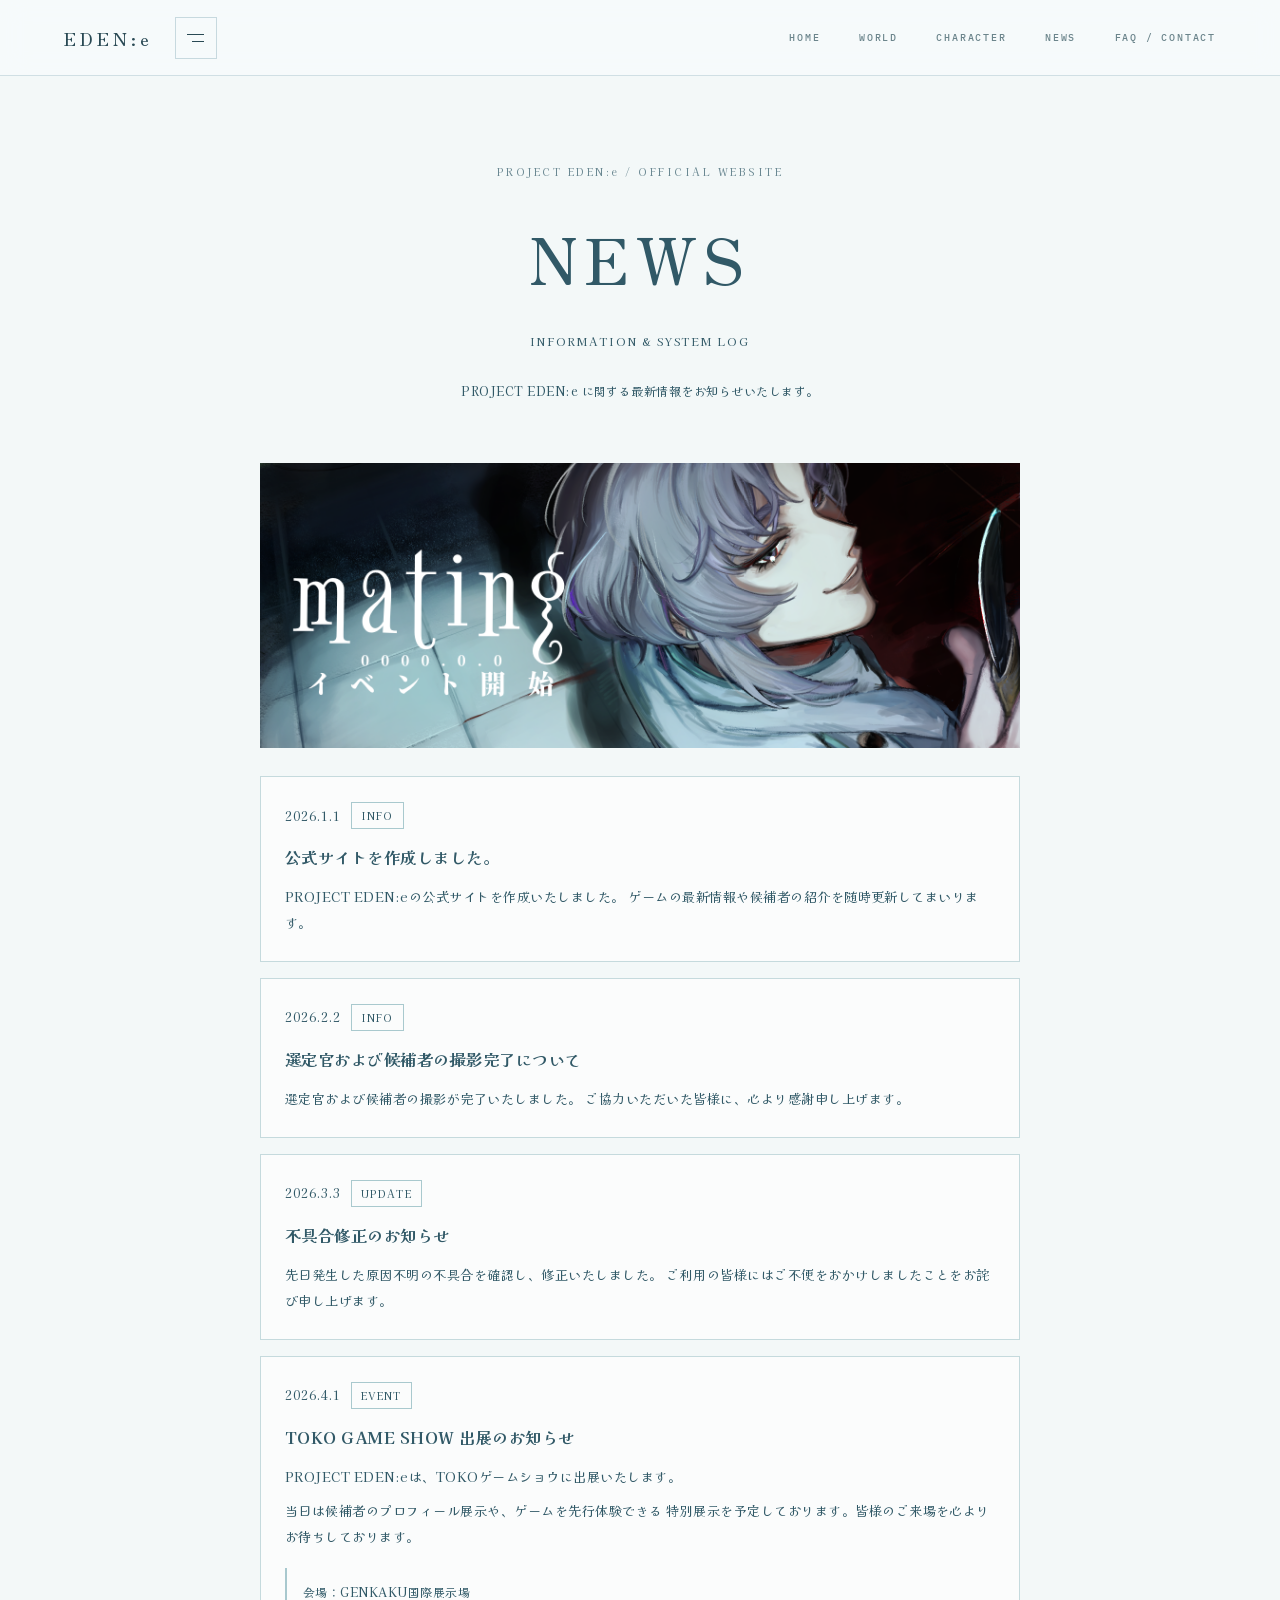
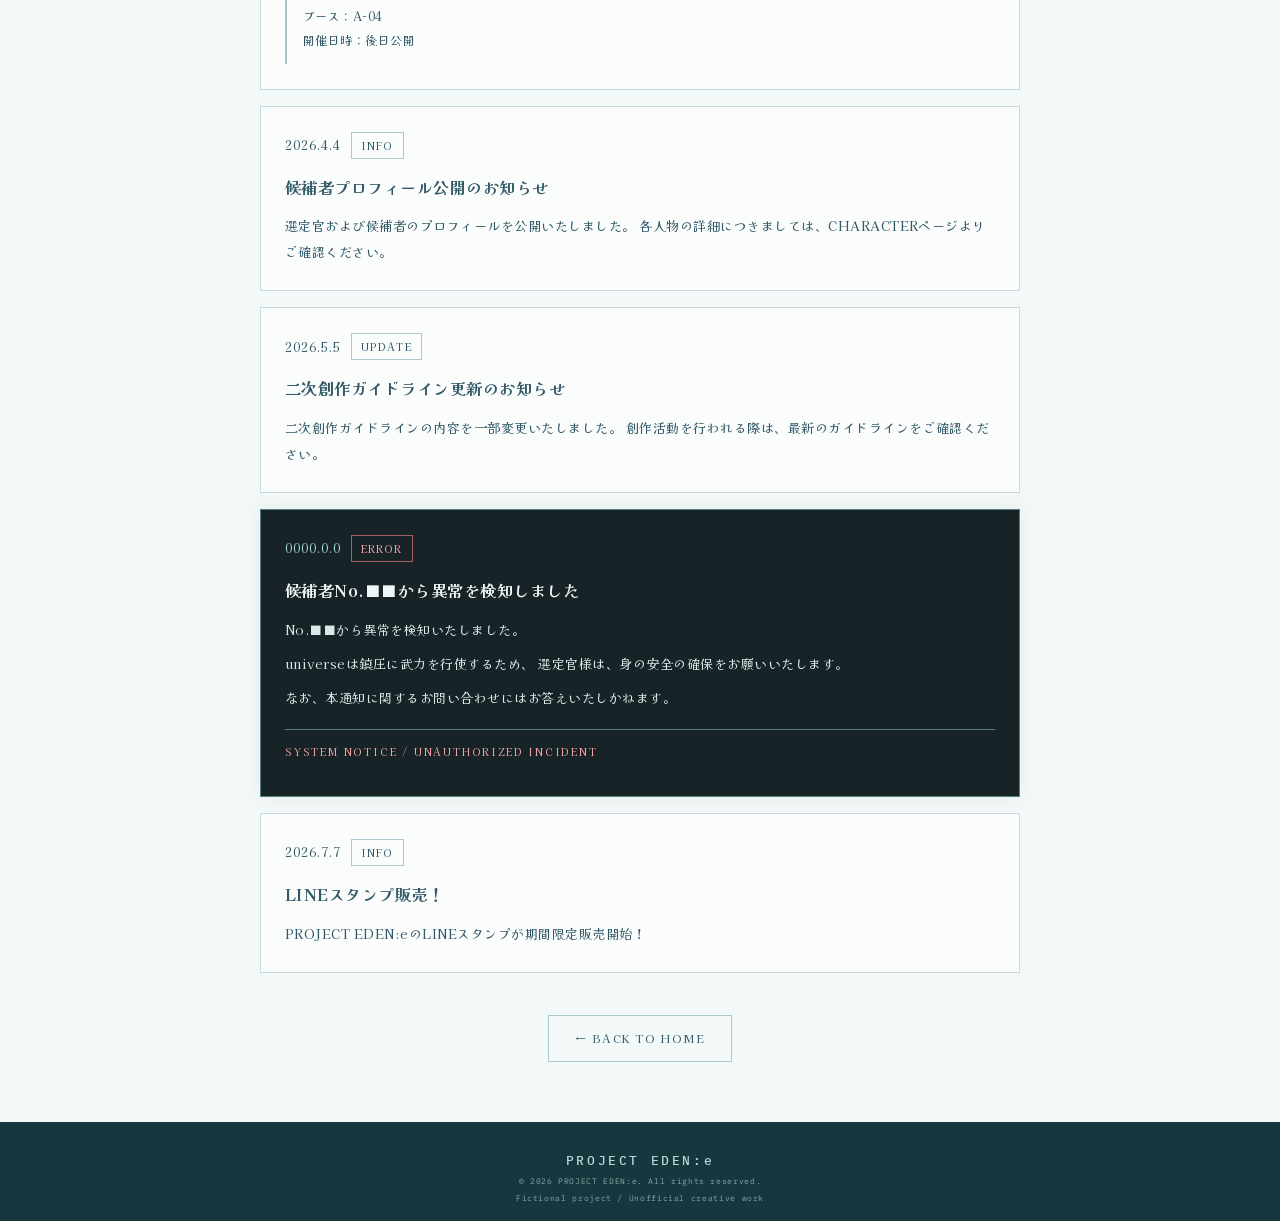
<file: news.html>
<!doctype html>
<html lang="ja">
<head>
  <meta charset="utf-8">
  <meta name="viewport" content="width=device-width, initial-scale=1">
  <meta name="theme-color" content="#D8F3F3">
  <title>｜ NEWS | PROJECT EDEN:e</title>
  <meta name="description" content="PROJECT EDEN:e 公式ニュース・お知らせ">
  <link rel="stylesheet" href="style.css">

  <style>
    /* NEWS PAGE */
    .news-page {
      background: #F3F8F8;
      color: #315967;
      min-height: 100vh;
      padding-bottom: 60px;
    }

    .news-heading {
      text-align: center;
      padding: 76px 20px 48px;
    }

    .news-heading .eyebrow {
      font-size: 10px;
      letter-spacing: 0.25em;
      margin-bottom: 16px;
      opacity: 0.7;
    }

    .news-heading h1 {
      font-size: clamp(38px, 8vw, 64px);
      letter-spacing: 0.12em;
      margin: 0;
      font-weight: 500;
    }

    .news-heading .subtitle {
      font-size: 11px;
      letter-spacing: 0.18em;
      margin-top: 12px;
    }

    .news-heading .description {
      font-size: 12px;
      margin-top: 28px;
      line-height: 2;
    }

    .news-list {
      width: min(760px, calc(100% - 36px));
      margin: 0 auto;
    }

    .news-entry {
      padding: 25px 24px;
      margin-bottom: 16px;
      border: 1px solid #C5DADD;
      background: rgba(255,255,255,0.66);
      overflow-wrap: anywhere;
    }

    .news-meta {
      display: flex;
      align-items: center;
      flex-wrap: wrap;
      gap: 10px;
      margin-bottom: 14px;
      font-size: 12px;
      letter-spacing: 0.08em;
    }

    .news-category {
      display: inline-block;
      border: 1px solid #A9C9CE;
      padding: 3px 9px;
      font-size: 10px;
      letter-spacing: 0.12em;
    }

    .news-entry h2 {
      font-size: 16px;
      line-height: 1.8;
      margin: 0 0 12px;
      font-weight: 600;
    }

    .news-entry .news-body {
      font-size: 13px;
      line-height: 2;
      margin: 0;
    }

    .news-entry .news-body + .news-body {
      margin-top: 8px;
    }

    .event-details {
      margin-top: 18px;
      padding: 12px 16px;
      border-left: 2px solid #A8C8CE;
      font-size: 12px;
      line-height: 2;
    }

    /* ABNORMAL SYSTEM NOTICE */
    .news-entry.error-entry {
      background: #172326;
      color: #D9E9E7;
      border: 1px solid #547F82;
      box-shadow: 0 0 18px rgba(60, 112, 116, 0.08);
    }

    .error-entry .news-meta {
      color: #A3D8D3;
    }

    .error-entry .news-category {
      color: #F0A4A4;
      border-color: #A65F68;
    }

    .error-entry h2 {
      color: #F1F5F4;
    }

    .error-entry .news-body {
      color: #D9E9E7;
    }

    .error-entry .error-label {
      color: #F0A4A4;
      font-size: 10px;
      letter-spacing: 0.18em;
      margin-top: 18px;
      padding-top: 12px;
      border-top: 1px solid #547F82;
    }

    .news-back {
      display: block;
      width: fit-content;
      margin: 42px auto 0;
      padding: 12px 26px;
      border: 1px solid #A9C9CE;
      color: #315967;
      text-decoration: none;
      font-size: 11px;
      letter-spacing: 0.16em;
      transition: background 0.2s, color 0.2s;
    }

    .news-back:hover {
      background: #315967;
      color: #FFFFFF;
    }

    @media (max-width: 600px) {
      .news-heading {
        padding: 58px 18px 34px;
      }

      .news-entry {
        padding: 20px 17px;
        margin-bottom: 12px;
      }

      .news-entry h2 {
        font-size: 15px;
      }

      .news-entry .news-body {
        font-size: 12px;
      }
    }
        .news-banner {
      width: min(760px, calc(100% - 36px));
      margin: 0 auto 28px;
      animation: newsFadeUp 1s ease-out both;
    }

    .news-banner img {
      display: block;
      width: 100%;
      height: auto;
    }
    @keyframes newsFadeUp {
  from {
    opacity: 0;
    transform: translateY(24px);
  }
  to {
    opacity: 1;
    transform: translateY(0);
  }
}
  </style>
</head>

<body>
  <header class="site-header">
    <a class="mini-brand" href="index.html#top"
       aria-label="PROJECT EDEN:e ホーム">EDEN:e</a>

    <button class="menu-toggle" type="button"
      aria-expanded="false" aria-controls="site-nav">
      <span></span><span></span>
      <span class="sr-only">メニュー</span>
    </button>

    <nav class="site-nav" id="site-nav" aria-label="メインメニュー">
      <a href="index.html#top">HOME</a>
      <a href="world.html">WORLD</a>
      <a href="character.html">CHARACTER</a>
      <a href="news.html" aria-current="page">NEWS</a>
      <a href="index.html#contact">FAQ / CONTACT</a>
    </nav>
  </header>

  <main class="news-page">
    <section class="news-heading">
      <p class="eyebrow">PROJECT EDEN:e / OFFICIAL WEBSITE</p>
      <h1>NEWS</h1>
      <p class="subtitle">INFORMATION &amp; SYSTEM LOG</p>
      <p class="description">
        PROJECT EDEN:e に関する最新情報をお知らせいたします。
      </p>
    </section>
<div class="news-banner">
  <img src="banner2.png" alt="PROJECT EDEN:e NEWS">
</div>
    <section class="news-list" aria-label="お知らせ一覧">

      <article class="news-entry">
        <div class="news-meta">
          <time datetime="2026-01-01">2026.1.1</time>
          <span class="news-category">INFO</span>
        </div>
        <h2>公式サイトを作成しました。</h2>
        <p class="news-body">
          PROJECT EDEN:eの公式サイトを作成いたしました。
          ゲームの最新情報や候補者の紹介を随時更新してまいります。
        </p>
      </article>

      <article class="news-entry">
        <div class="news-meta">
          <time datetime="2026-02-02">2026.2.2</time>
          <span class="news-category">INFO</span>
        </div>
        <h2>選定官および候補者の撮影完了について</h2>
        <p class="news-body">
          選定官および候補者の撮影が完了いたしました。
          ご協力いただいた皆様に、心より感謝申し上げます。
        </p>
      </article>

      <article class="news-entry">
        <div class="news-meta">
          <time datetime="2026-03-03">2026.3.3</time>
          <span class="news-category">UPDATE</span>
        </div>
        <h2>不具合修正のお知らせ</h2>
        <p class="news-body">
          先日発生した原因不明の不具合を確認し、修正いたしました。
          ご利用の皆様にはご不便をおかけしましたことをお詫び申し上げます。
        </p>
      </article>

      <article class="news-entry">
        <div class="news-meta">
          <time datetime="2026-04-01">2026.4.1</time>
          <span class="news-category">EVENT</span>
        </div>
        <h2>TOKO GAME SHOW 出展のお知らせ</h2>
        <p class="news-body">
          PROJECT EDEN:eは、TOKOゲームショウに出展いたします。
        </p>
        <p class="news-body">
          当日は候補者のプロフィール展示や、ゲームを先行体験できる
          特別展示を予定しております。皆様のご来場を心よりお待ちしております。
        </p>
        <div class="event-details">
          会場：GENKAKU国際展示場<br>
          ブース：A-04<br>
          開催日時：後日公開
        </div>
      </article>

      <article class="news-entry">
        <div class="news-meta">
          <time datetime="2026-04-04">2026.4.4</time>
          <span class="news-category">INFO</span>
        </div>
        <h2>候補者プロフィール公開のお知らせ</h2>
        <p class="news-body">
          選定官および候補者のプロフィールを公開いたしました。
          各人物の詳細につきましては、CHARACTERページよりご確認ください。
        </p>
      </article>

      <article class="news-entry">
        <div class="news-meta">
          <time datetime="2026-05-05">2026.5.5</time>
          <span class="news-category">UPDATE</span>
        </div>
        <h2>二次創作ガイドライン更新のお知らせ</h2>
        <p class="news-body">
          二次創作ガイドラインの内容を一部変更いたしました。
          創作活動を行われる際は、最新のガイドラインをご確認ください。
        </p>
      </article>

      <article class="news-entry error-entry">
        <div class="news-meta">
          <time datetime="0000-00-00">0000.0.0</time>
          <span class="news-category">ERROR</span>
        </div>
        <h2>候補者No.■■から異常を検知しました</h2>
        <p class="news-body">
          No.■■から異常を検知いたしました。
        </p>
        <p class="news-body">
          universeは鎮圧に武力を行使するため、
          選定官様は、身の安全の確保をお願いいたします。
        </p>
        <p class="news-body">
          なお、本通知に関するお問い合わせにはお答えいたしかねます。
        </p>
        <p class="error-label">
          SYSTEM NOTICE / UNAUTHORIZED INCIDENT
        </p>
      </article>

      <article class="news-entry">
        <div class="news-meta">
          <time datetime="2026-07-07">2026.7.7</time>
          <span class="news-category">INFO</span>
        </div>
        <h2>LINEスタンプ販売！</h2>
        <p class="news-body">
          PROJECT EDEN:eのLINEスタンプが期間限定販売開始！
        </p>
      </article>

    </section>

    <a class="news-back" href="index.html#top">← BACK TO HOME</a>
  </main>

  <footer class="site-footer">
    <p class="footer-brand">PROJECT EDEN:e</p>
    <p class="copyright">© 2026 PROJECT EDEN:e. All rights reserved.</p>
    <p class="footer-note">Fictional project / Unofficial creative work</p>
  </footer>

  <script>
    const toggle = document.querySelector('.menu-toggle');
    const nav = document.querySelector('.site-nav');

    if (toggle && nav) {
      toggle.addEventListener('click', () => {
        const isOpen =
          toggle.getAttribute('aria-expanded') === 'true';

        toggle.setAttribute('aria-expanded', String(!isOpen));
        nav.classList.toggle('is-open', !isOpen);
        document.body.classList.toggle('menu-open', !isOpen);
      });

      nav.querySelectorAll('a').forEach(link => {
        link.addEventListener('click', () => {
          nav.classList.remove('is-open');
          document.body.classList.remove('menu-open');
          toggle.setAttribute('aria-expanded', 'false');
        });
      });
    }
  </script>
</body>
</html>
</file>
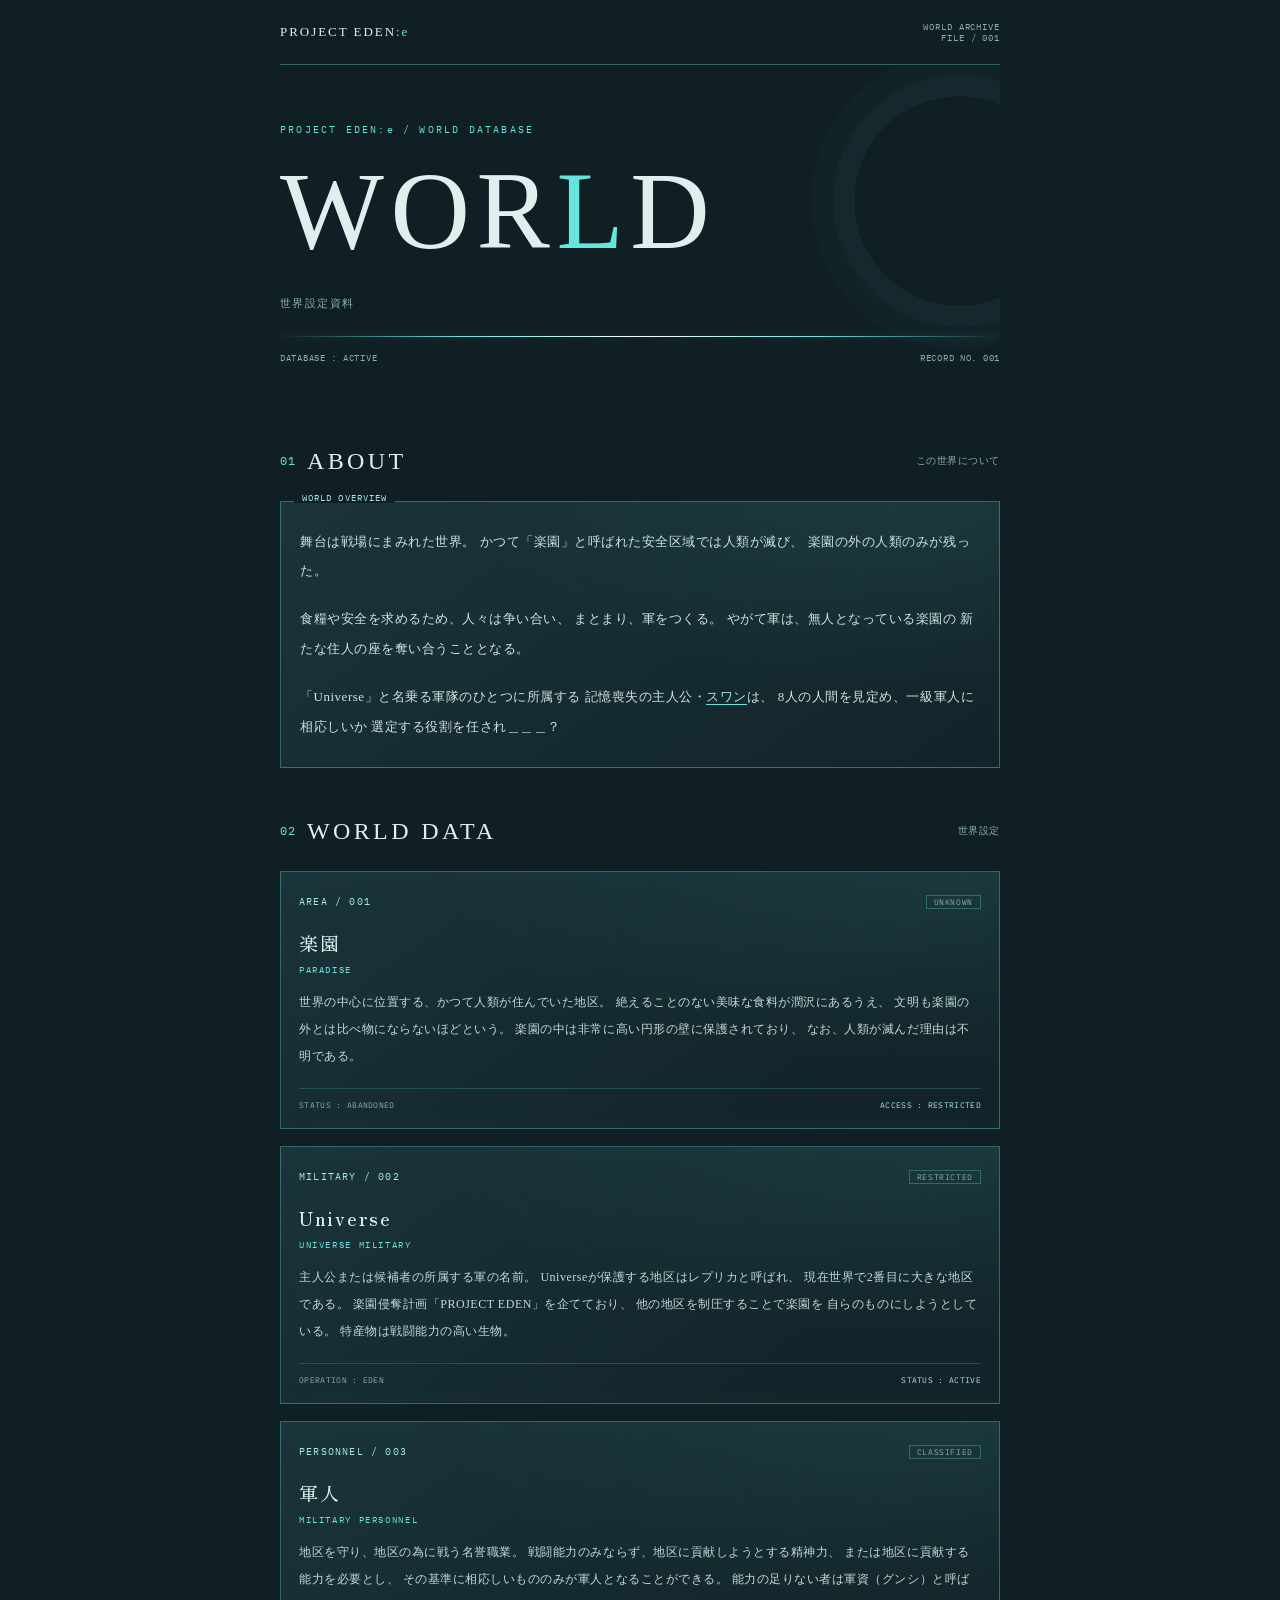
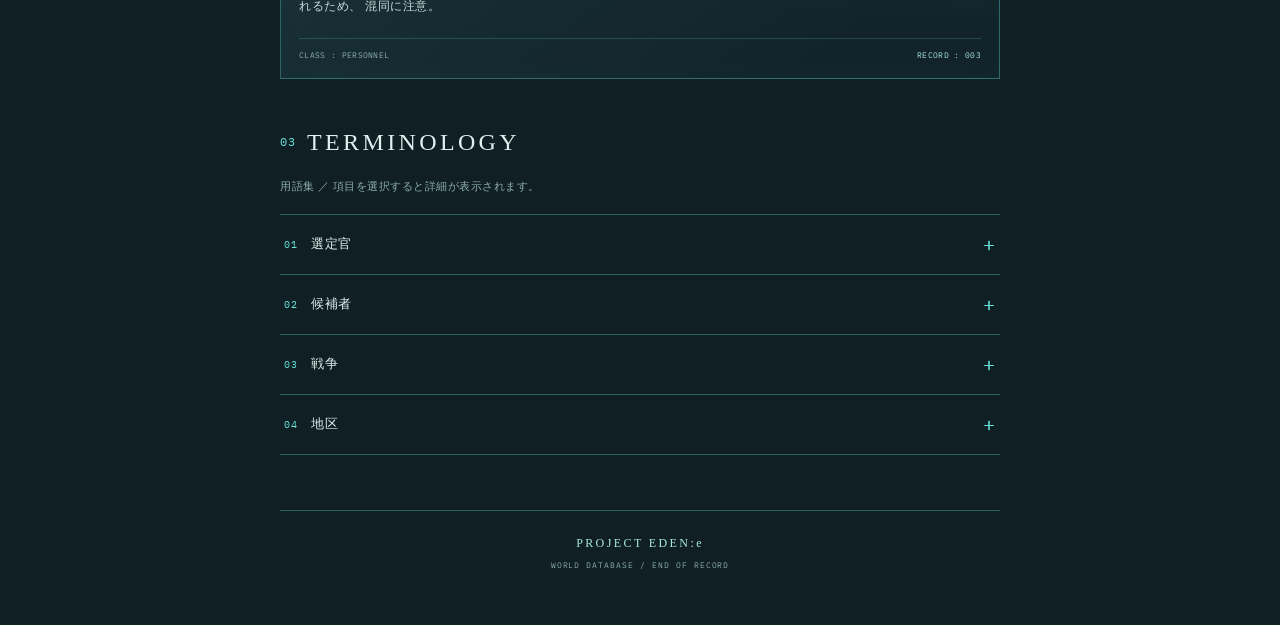
<file: world.html>
<!DOCTYPE html>

<html lang="ja">

<head>

<meta charset="UTF-8">

<meta name="viewport" content="width=device-width, initial-scale=1">

<title>WORLD | PROJECT EDEN:e</title>

<link href="https://fonts.googleapis.com/css2?family=Zen+Old+Mincho:wght@400;500;600;700&family=IBM+Plex+Mono:wght@400;500;600&display=swap" rel="stylesheet">

<style>

:root {

  --bg: #101f24;

  --panel: #172d33;

  --panel2: #1a343a;

  --teal: #65e5dc;

  --teal-soft: #a8e8e2;

  --text: #e1eeee;

  --muted: #8caeaf;

  --line: rgba(101, 229, 220, .35);

  --mono: "IBM Plex Mono", monospace;

  --serif: "Zen Old Mincho", "Yu Mincho", serif;

}

* {

  box-sizing: border-box;

}

html {

  scroll-behavior: smooth;

}

body {

  margin: 0;

  background: var(--bg);

  color: var(--text);

  font-family: var(--serif);

  font-size: 13px;

  line-height: 2;

  letter-spacing: .04em;

}

a {

  color: inherit;

  text-decoration: none;

}

.page {

  width: min(100%, 760px);

  margin: auto;

  padding: 0 20px 55px;

}

/* HEADER */

.header {

  display: flex;

  justify-content: space-between;

  align-items: center;

  gap: 12px;

  padding: 19px 0;

  border-bottom: 1px solid var(--line);

}

.brand {

  font-size: 13px;

  letter-spacing: .15em;

  white-space: nowrap;

}

.brand span {

  color: var(--teal);

}

.header-label {

  color: var(--muted);

  font: 9px var(--mono);

  letter-spacing: .1em;

  text-align: right;

}

/* HERO */

.hero {

  position: relative;

  padding: 58px 0 35px;

  overflow: hidden;

}

.hero::after {

  content: "";

  position: absolute;

  top: 30px;

  right: -65px;

  width: 210px;

  height: 210px;

  border: 1px solid rgba(101,229,220,.08);

  border-radius: 50%;

  box-shadow:

    0 0 0 20px rgba(101,229,220,.025),

    0 0 0 42px rgba(101,229,220,.02);

  pointer-events: none;

}

.kicker {

  color: var(--teal);

  font: 10px var(--mono);

  letter-spacing: .22em;

}

.hero h1 {

  position: relative;

  z-index: 1;

  margin: 12px 0 17px;

  font-size: clamp(64px, 17vw, 110px);

  font-weight: 400;

  letter-spacing: .06em;

  line-height: 1.15;

}

.hero h1 span {

  color: var(--teal);

}

.hero-sub {

  color: var(--muted);

  font-size: 11px;

  letter-spacing: .13em;

}

.glow-line {

  height: 1px;

  margin: 22px 0 15px;

  background: linear-gradient(

    90deg,

    transparent,

    var(--teal),

    #ffffff,

    var(--teal),

    transparent

  );

  box-shadow: 0 0 8px rgba(101,229,220,.3);

}

.hero-meta {

  display: flex;

  justify-content: space-between;

  gap: 12px;

  color: var(--muted);

  font: 9px var(--mono);

  letter-spacing: .08em;

}

/* SECTION */

.section {

  margin-top: 45px;

}

.section-heading {

  display: flex;

  align-items: center;

  gap: 12px;

  margin-bottom: 22px;

}

.section-number {

  color: var(--teal);

  font: 12px var(--mono);

}

.section-heading h2 {

  margin: 0;

  font-size: 24px;

  font-weight: 400;

  letter-spacing: .14em;

  line-height: 1.5;

}

.section-jp {

  margin-left: auto;

  color: var(--muted);

  font-size: 10px;

  white-space: nowrap;

}

/* ABOUT */

.about-box {

  position: relative;

  padding: 25px 19px;

  border: 1px solid var(--line);

  background:

    radial-gradient(

      ellipse at 90% 0%,

      rgba(101,229,220,.08),

      transparent 50%

    ),

    linear-gradient(145deg, #1a343a, #12242a);

}

.about-box::before {

  content: "WORLD OVERVIEW";

  position: absolute;

  top: -10px;

  left: 13px;

  padding: 0 8px;

  color: var(--teal-soft);

  background: var(--bg);

  font: 9px var(--mono);

  letter-spacing: .12em;

}

.about-box p {

  margin: 0 0 18px;

  line-height: 2.3;

  color: #d1e2e1;

}

.about-box p:last-child {

  margin-bottom: 0;

}

.highlight {

  color: var(--teal-soft);

  border-bottom: 1px solid var(--teal);

}

/* WORLD CARDS */

.world-card {

  position: relative;

  overflow: hidden;

  margin-bottom: 17px;

  padding: 23px 18px 18px;

  border: 1px solid rgba(101,229,220,.32);

  background:

    radial-gradient(

      ellipse at 100% 0%,

      rgba(101,229,220,.09),

      transparent 55%

    ),

    linear-gradient(145deg, #1a343a, #12242a 80%);

  box-shadow: inset 0 0 22px rgba(101,229,220,.025);

  transition:

    border-color .3s,

    box-shadow .3s;

}

.world-card:hover {

  border-color: var(--teal);

  box-shadow: 0 0 15px rgba(101,229,220,.06);

}

/* 四隅の装飾 */

.world-card::before,

.world-card::after {

  content: "";

  position: absolute;

  width: 15px;

  height: 15px;

  border-color: var(--teal);

  border-style: solid;

  opacity: .8;

  pointer-events: none;

}

.world-card::before {

  top: -1px;

  left: -1px;

  border-width: 1px 0 0 1px;

}

.world-card::after {

  right: -1px;

  bottom: -1px;

  border-width: 0 1px 1px 0;

}

.card-top {

  display: flex;

  justify-content: space-between;

  align-items: center;

  gap: 10px;

  margin-bottom: 15px;

}

.card-index {

  color: var(--teal-soft);

  font: 10px var(--mono);

  letter-spacing: .12em;

}

.card-tag {

  padding: 1px 7px;

  border: 1px solid rgba(101,229,220,.3);

  color: var(--muted);

  font: 8px var(--mono);

  letter-spacing: .08em;

}

.world-card h3 {

  margin: 0 0 14px;

  font-size: 19px;

  font-weight: 500;

  letter-spacing: .1em;

}

.world-card h3 span {

  display: block;

  margin-top: 2px;

  color: var(--teal);

  font: 9px var(--mono);

  letter-spacing: .18em;

}

.world-card p {

  margin: 0;

  color: #c5d9d8;

  font-size: 12px;

  line-height: 2.25;

}

.card-bottom {

  display: flex;

  justify-content: space-between;

  gap: 10px;

  margin-top: 18px;

  padding-top: 11px;

  border-top: 1px solid rgba(101,229,220,.2);

  color: var(--muted);

  font: 8px var(--mono);

  letter-spacing: .04em;

}

.card-bottom span:last-child {

  color: var(--teal-soft);

  text-align: right;

}

/* TERMINOLOGY */

.terms-intro {

  margin: -7px 0 17px;

  color: var(--muted);

  font-size: 11px;

}

.term {

  border-top: 1px solid var(--line);

}

.term:last-child {

  border-bottom: 1px solid var(--line);

}

.term summary {

  display: flex;

  align-items: center;

  gap: 14px;

  padding: 16px 4px;

  cursor: pointer;

  list-style: none;

}

.term summary::-webkit-details-marker {

  display: none;

}

.term-no {

  color: var(--teal);

  font: 10px var(--mono);

}

.term-name {

  font-size: 13px;

}

.term-icon {

  margin-left: auto;

  color: var(--teal);

  font: 20px var(--mono);

  transition: transform .3s;

}

.term[open] .term-icon {

  transform: rotate(45deg);

}

.term-body {

  margin: 0 0 17px 30px;

  padding: 12px 14px;

  border-left: 1px solid var(--teal);

  background: rgba(101,229,220,.055);

  color: #c5d9d8;

  font-size: 12px;

  line-height: 2.2;

  animation: term-in .3s ease;

}

@keyframes term-in {

  from {

    opacity: 0;

    transform: translateY(-5px);

  }

  to {

    opacity: 1;

    transform: translateY(0);

  }

}

/* FOOTER */

.footer {

  margin-top: 55px;

  padding-top: 20px;

  border-top: 1px solid var(--line);

  text-align: center;

}

.footer-brand {

  color: var(--teal-soft);

  font-size: 12px;

  letter-spacing: .2em;

}

.footer-note {

  margin-top: 5px;

  color: var(--muted);

  font: 8px var(--mono);

  letter-spacing: .12em;

}

/* SCROLL ANIMATION */

.reveal {

  opacity: 0;

  transform: translateX(-32px);

  transition:

    opacity .8s ease,

    transform .8s cubic-bezier(.2,.7,.2,1);

}

.reveal.is-visible {

  opacity: 1;

  transform: translateX(0);

}

@media (max-width: 420px) {

  .page {

    padding-right: 17px;

    padding-left: 17px;

  }

  .hero {

    padding-top: 45px;

  }

  .section {

    margin-top: 39px;

  }

  .section-heading h2 {

    font-size: 21px;

  }

  .section-jp {

    font-size: 9px;

  }

  .about-box,

  .world-card {

    padding-right: 14px;

    padding-left: 14px;

  }

  .card-bottom {

    font-size: 7px;

  }

}

@media (prefers-reduced-motion: reduce) {

  *,

  *::before,

  *::after {

    animation: none !important;

    transition: none !important;

  }

  .reveal {

    opacity: 1;

    transform: none;

  }

}

</style>

</head>

<body>

<div class="page">

  <header class="header">

    <a class="brand" href="index.html">

      PROJECT EDEN<span>:e</span>

    </a>

    <div class="header-label">

      WORLD ARCHIVE<br>FILE / 001

    </div>

  </header>

  <main>

    <section class="hero">

      <div class="kicker">PROJECT EDEN:e / WORLD DATABASE</div>

      <h1>WOR<span>L</span>D</h1>

      <div class="hero-sub">世界設定資料</div>

      <div class="glow-line"></div>

      <div class="hero-meta">

        <span>DATABASE : ACTIVE</span>

        <span>RECORD NO. 001</span>

      </div>

    </section>

    <section class="section">

      <div class="section-heading">

        <span class="section-number">01</span>

        <h2>ABOUT</h2>

        <span class="section-jp">この世界について</span>

      </div>

      <div class="about-box reveal">

        <p>

          舞台は戦場にまみれた世界。

          かつて「楽園」と呼ばれた安全区域では人類が滅び、

          楽園の外の人類のみが残った。

        </p>

        <p>

          食糧や安全を求めるため、人々は争い合い、

          まとまり、軍をつくる。

          やがて軍は、無人となっている楽園の

          新たな住人の座を奪い合うこととなる。

        </p>

        <p>

          「Universe」と名乗る軍隊のひとつに所属する

          記憶喪失の主人公・<span class="highlight">スワン</span>は、

          8人の人間を見定め、一級軍人に相応しいか

          選定する役割を任され＿＿＿？

        </p>

      </div>

    </section>

    <section class="section">

      <div class="section-heading">

        <span class="section-number">02</span>

        <h2>WORLD DATA</h2>

        <span class="section-jp">世界設定</span>

      </div>

      <article class="world-card reveal">

        <div class="card-top">

          <span class="card-index">AREA / 001</span>

          <span class="card-tag">UNKNOWN</span>

        </div>

        <h3>楽園<span>PARADISE</span></h3>

        <p>

          世界の中心に位置する、かつて人類が住んでいた地区。

          絶えることのない美味な食料が潤沢にあるうえ、

          文明も楽園の外とは比べ物にならないほどという。

          楽園の中は非常に高い円形の壁に保護されており、

          なお、人類が滅んだ理由は不明である。

        </p>

        <div class="card-bottom">

          <span>STATUS : ABANDONED</span>

          <span>ACCESS : RESTRICTED</span>

        </div>

      </article>

      <article class="world-card reveal">

        <div class="card-top">

          <span class="card-index">MILITARY / 002</span>

          <span class="card-tag">RESTRICTED</span>

        </div>

        <h3>Universe<span>UNIVERSE MILITARY</span></h3>

        <p>

          主人公または候補者の所属する軍の名前。

          Universeが保護する地区はレプリカと呼ばれ、

          現在世界で2番目に大きな地区である。

          楽園侵奪計画「PROJECT EDEN」を企てており、

          他の地区を制圧することで楽園を

          自らのものにしようとしている。

          特産物は戦闘能力の高い生物。

        </p>

        <div class="card-bottom">

          <span>OPERATION : EDEN</span>

          <span>STATUS : ACTIVE</span>

        </div>

      </article>

      <article class="world-card reveal">

        <div class="card-top">

          <span class="card-index">PERSONNEL / 003</span>

          <span class="card-tag">CLASSIFIED</span>

        </div>

        <h3>軍人<span>MILITARY PERSONNEL</span></h3>

        <p>

          地区を守り、地区の為に戦う名誉職業。

          戦闘能力のみならず、地区に貢献しようとする精神力、

          または地区に貢献する能力を必要とし、

          その基準に相応しいもののみが軍人となることができる。

          能力の足りない者は軍資（グンシ）と呼ばれるため、

          混同に注意。

        </p>

        <div class="card-bottom">

          <span>CLASS : PERSONNEL</span>

          <span>RECORD : 003</span>

        </div>

      </article>

    </section>

    <section class="section">

      <div class="section-heading">

        <span class="section-number">03</span>

        <h2>TERMINOLOGY</h2>

      </div>

      <p class="terms-intro">

        用語集 ／ 項目を選択すると詳細が表示されます。

      </p>

      <div class="reveal">

        <details class="term">

          <summary>

            <span class="term-no">01</span>

            <span class="term-name">選定官</span>

            <span class="term-icon">+</span>

          </summary>

          <div class="term-body">

            候補者が軍人として相応しいか選定する存在。

          </div>

        </details>

        <details class="term">

          <summary>

            <span class="term-no">02</span>

            <span class="term-name">候補者</span>

            <span class="term-icon">+</span>

          </summary>

          <div class="term-body">

            軍人になる可能性を持った優秀な存在。

          </div>

        </details>

        <details class="term">

          <summary>

            <span class="term-no">03</span>

            <span class="term-name">戦争</span>

            <span class="term-icon">+</span>

          </summary>

          <div class="term-body">

            地区と地区の間で生まれる争い。

            規模の大小に関わらず、頻繁に起こっている。

          </div>

        </details>

        <details class="term">

          <summary>

            <span class="term-no">04</span>

            <span class="term-name">地区</span>

            <span class="term-icon">+</span>

          </summary>

          <div class="term-body">

            楽園の外部、人が住まう場所。

            トップを軍とし、戦争を行うことによって

            地区を拡げている。

          </div>

        </details>

      </div>

    </section>

  </main>

  <footer class="footer">

    <div class="footer-brand">PROJECT EDEN:e</div>

    <div class="footer-note">

      WORLD DATABASE / END OF RECORD

    </div>

  </footer>

</div>

<script>

const observer = new IntersectionObserver((entries) => {

  entries.forEach((entry) => {

    if (entry.isIntersecting) {

      entry.target.classList.add("is-visible");

      observer.unobserve(entry.target);

    }

  });

}, {

  threshold: 0.12

});

document.querySelectorAll(".reveal").forEach((element) => {

  observer.observe(element);

});

</script>

</body>

</html>
</file>
<file: style.css>
@import url('https://fonts.googleapis.com/css2?family=Zen+Old+Mincho:wght@400;500;600;700&family=Kaisei+Opti:wght@400;500;700&family=Shippori+Mincho:wght@400;500;600;700&family=IBM+Plex+Mono:wght@400;500;600&display=swap');

:root {
  --paper: #edf5f7;
  --paper-light: #f8fbfc;
  --ink: #294954;
  --teal: #397d80;
  --mint: #a6ceca;
  --line: #c7d9df;
  --muted: #6c858c;
  --dark: #17373f;
  --white: #fff;
  --mincho: "Zen Old Mincho", "Kaisei Opti", "Shippori Mincho", "Yu Mincho", "Hiragino Mincho ProN", serif;
  --mono: "IBM Plex Mono", monospace;
}
* { box-sizing: border-box; }
html { scroll-behavior: smooth; scroll-padding-top: 82px; }
body {
  margin: 0; background: var(--paper); color: var(--ink);
  font-family: var(--mincho); font-size: 14px; line-height: 1.9;
  letter-spacing: .035em;
}
body.menu-open { overflow: hidden; }
a { color: inherit; text-decoration: none; }
img { display: block; max-width: 100%; }
/* Japanese typography: make the Mincho style visible and consistent throughout the site. */
body, p, li, label, input, textarea, select, button, blockquote { font-family: var(--mincho); }
h1, h2, h3, h4, .hero-title, .logo-word, .japanese-title, .character-name, .section-kicker { font-family: var(--mincho); font-weight: 500; }
button { font: inherit; }
.sr-only {
  position: absolute; width: 1px; height: 1px; padding: 0; margin: -1px;
  overflow: hidden; clip: rect(0,0,0,0); white-space: nowrap; border: 0;
}
.site-header {
  height: 76px; padding: 0 clamp(18px, 5vw, 72px);
  display: flex; align-items: center; justify-content: space-between; gap: 22px;
  background: rgba(248,251,252,.88); border-bottom: 1px solid rgba(199,217,223,.8);
  position: sticky; top: 0; z-index: 50; backdrop-filter: blur(14px);
}
.mini-brand { font: 500 18px var(--mincho); letter-spacing: .22em; white-space: nowrap; }
.site-nav { display: flex; align-items: center; gap: clamp(16px, 3vw, 42px); margin-left: auto; }
.site-nav a {
  position: relative; padding: 8px 0; font: 500 10px var(--mono);
  letter-spacing: .18em; color: var(--muted); transition: color .25s ease;
}
.site-nav a::after {
  content: ""; position: absolute; left: 0; bottom: 0; width: 100%; height: 1px;
  background: var(--teal); transform: scaleX(0); transform-origin: left;
  transition: transform .3s ease;
}
.site-nav a:hover { color: var(--ink); }
.site-nav a:hover::after { transform: scaleX(1); }
.menu-toggle {
  width: 42px; height: 42px; border: 1px solid var(--line); background: transparent;
  display: flex; flex-direction: column; align-items: center; justify-content: center;
  gap: 6px; cursor: pointer; flex: 0 0 auto; transition: background .25s, border-color .25s;
}
.menu-toggle span:not(.sr-only) {
  display: block; width: 17px; height: 1px; background: var(--ink);
  transition: transform .3s ease, width .3s ease, opacity .2s ease;
}
.menu-toggle span:nth-child(2) { width: 12px; margin-left: 5px; }
.menu-toggle[aria-expanded="true"] { background: var(--dark); border-color: var(--dark); }
.menu-toggle[aria-expanded="true"] span:not(.sr-only) { background: #fff; }
.menu-toggle[aria-expanded="true"] span:first-child { transform: translateY(3.5px) rotate(45deg); }
.menu-toggle[aria-expanded="true"] span:nth-child(2) { width: 17px; margin-left: 0; transform: translateY(-3.5px) rotate(-45deg); }

.hero {
  min-height: min(760px, calc(100svh - 76px)); position: relative; overflow: hidden;
  padding: clamp(24px, 4vw, 56px) clamp(20px, 6vw, 90px);
  display: flex; align-items: center; border-bottom: 1px solid var(--line);
  background: linear-gradient(130deg, #f6fafb, #e0edf1 55%, #cddfe7);
}
.hero-art { position: absolute; inset: 0; }
.hero-image { position: absolute; inset: 0; width: 100%; height: 100%; object-fit: cover; object-position: center; z-index: 0; }
.hero-art:has(.hero-image:not([hidden])) { background: #d8eaf0; }
.hero-art:has(.hero-image:not([hidden]))::after { content: ""; position: absolute; inset: 0; z-index: 1; background: linear-gradient(90deg, rgba(238,247,249,.55), rgba(238,247,249,.05) 75%); pointer-events: none; }
.image-placeholder {
  background:
    radial-gradient(ellipse at 72% 28%, rgba(255,255,255,.75), transparent 28%),
    linear-gradient(140deg, #eaf3f6 0%, #d8e7ed 48%, #b7cfdc 100%);
  overflow: hidden; position: relative;
}
.image-placeholder::before {
  content: ""; position: absolute; inset: 0; opacity: .36;
  background-image: linear-gradient(rgba(255,255,255,.35) 1px, transparent 1px),
    linear-gradient(90deg, rgba(255,255,255,.35) 1px, transparent 1px);
  background-size: 54px 54px; mask-image: linear-gradient(90deg, transparent, black);
}
.image-label {
  position: absolute; left: 16px; bottom: 14px; z-index: 1;
  font: 9px var(--mono); letter-spacing: .1em; color: #557782;
}
.hero-art .image-label { top: 12px; bottom: auto; }
.hero-title, .hero-art > p {
  position: absolute; z-index: 2; left: clamp(22px, 7vw, 100px);
  color: var(--dark); text-shadow: 0 1px 20px rgba(255,255,255,.65);
}
.hero-title { top: 17%; font: 500 clamp(34px, 6vw, 78px)/1.1 var(--mincho); letter-spacing: .12em; }
.hero-title strong { display: block; font-weight: 500; font-size: 1.18em; letter-spacing: .13em; }
.hero-art > p { top: calc(17% + clamp(110px, 15vw, 190px)); font: 10px var(--mono); letter-spacing: .35em; }
.logo-section {
  padding: clamp(48px, 8vw, 100px) 20px clamp(45px, 7vw, 80px);
  display: flex; flex-direction: column; align-items: center; text-align: center;
  border-bottom: 1px solid var(--line); background: rgba(248,251,252,.75);
}
.eden-logo-image { width: min(430px, 72vw); height: auto; object-fit: contain; }
.japanese-title { margin: 18px 0 0; font-size: 12px; letter-spacing: .28em; color: var(--muted); }
.section {
  padding: clamp(56px, 8vw, 100px) clamp(20px, 7vw, 100px);
  border-bottom: 1px solid var(--line); position: relative;
}
.section h1, .section h2 {
  margin: 0 0 12px; font: 500 clamp(24px, 3.4vw, 42px)/1.3 var(--mincho);
  letter-spacing: .2em; text-transform: uppercase;
}
.section h2 span { color: var(--teal); margin-right: 10px; }
.section-kicker { margin: 0 0 28px; font-size: 12px; letter-spacing: .18em; color: var(--muted); }
.about { display: grid; grid-template-columns: minmax(0, 1fr) minmax(260px, .9fr); column-gap: clamp(28px, 6vw, 90px); align-items: start; }
.about .wide-image { grid-column: 2; grid-row: 1 / span 4; min-height: 300px; }
.about h1, .about .section-kicker, .about .body-copy { grid-column: 1; }
.wide-image { min-height: 270px; border: 1px solid var(--line); }
.image-caption { position: absolute; right: 14px; bottom: 12px; font: 8px var(--mono); letter-spacing: .13em; color: #557782; }
.body-copy { max-width: 580px; font-size: 13px; line-height: 2.2; }
.body-copy p { margin: 0 0 18px; }
.character-intro { display: flex; justify-content: space-between; align-items: end; gap: 24px; margin: 8px 0 24px; }
.character-intro p { margin: 0; font-size: clamp(16px, 2vw, 23px); line-height: 1.9; }
.character-intro .small-copy { color: var(--muted); font-size: 11px; text-align: right; }
.character-banner { display: block; min-height: clamp(190px, 30vw, 360px); border: 1px solid var(--line); }
.banner-arrow {
  position: absolute; right: 18px; bottom: 16px; z-index: 2;
  padding: 8px 12px; border: 1px solid rgba(57,125,128,.5);
  background: rgba(248,251,252,.75); font: 9px var(--mono); letter-spacing: .12em;
  transition: background .25s, color .25s;
}
.character-banner:hover .banner-arrow, .world-banner:hover .banner-arrow { background: var(--dark); color: white; }
.data-label { margin: 25px 0 12px; font: 9px var(--mono); letter-spacing: .16em; color: var(--muted); }
.symbol-grid { display: grid; grid-template-columns: repeat(9, minmax(0, 1fr)); gap: clamp(10px, 2vw, 24px); border: 0; }
.symbol-grid a {
  min-height: 94px; display: grid; place-items: center;
  border: 0; background: transparent;
  transition: color .25s, transform .25s; color: var(--teal);
}
.symbol-grid a { display: flex; align-items: center; justify-content: center; min-height: 88px; border: 0; background: transparent; cursor: pointer; transition: transform .3s ease, opacity .3s ease; scroll-margin-top: 90px; }
.symbol-grid a:hover { background: transparent; color: var(--dark); transform: translateY(-4px) scale(1.06); opacity: .78; }
.symbol-grid a:focus-visible { outline: 1px solid var(--teal); outline-offset: 5px; }
html { scroll-behavior: smooth; }
.character-logo { width: min(76px, 100%); height: 76px; object-fit: contain; }
.text-link, .news-more {
  display: inline-flex; align-items: center; gap: 22px; margin-top: 20px;
  font: 10px var(--mono); letter-spacing: .15em; border-bottom: 1px solid var(--teal); padding-bottom: 8px;
}
.news-panel { max-width: 900px; margin: 0 auto; border: 1px solid var(--line); padding: clamp(22px, 4vw, 42px); background: rgba(255,255,255,.45); }
.news-panel h2 { font-size: 28px; }
.news-item { display: grid; grid-template-columns: 130px 1fr; gap: 20px; padding: 15px 0; border-bottom: 1px solid var(--line); }
.news-item time { font: 10px var(--mono); color: var(--muted); letter-spacing: .05em; }
.news-item p { margin: 0; font-size: 12px; }
.news-more { margin-top: 18px; }
.world-banner { display: block; min-height: clamp(190px, 27vw, 320px); border: 1px solid var(--line); }
.share { text-align: center; background: var(--paper-light); }
.social-links { display: flex; justify-content: center; gap: 12px; margin: 24px 0; }
.social-links a { min-width: 42px; min-height: 42px; border: 1px solid var(--line); display: grid; place-items: center; font: 11px var(--mono); transition: .25s; }
.social-links a:hover { background: var(--dark); color: #fff; }
.share-message { font-size: 15px; line-height: 2.2; letter-spacing: .12em; }
.small-eden { font-size: 34px; color: var(--teal); }
.site-footer { background: var(--dark); color: #b8d7d3; padding: 30px clamp(20px, 7vw, 100px) 18px; text-align: center; }
.footer-brand { margin: 0; font: 500 13px var(--mono); letter-spacing: .2em; }
.copyright, .footer-note { margin: 7px 0 0; font: 8px var(--mono); letter-spacing: .08em; color: #83aaa7; }

.reveal { opacity: 0; transform: translateY(28px); transition: opacity .8s ease, transform .8s cubic-bezier(.2,.7,.2,1); }
.reveal.is-visible { opacity: 1; transform: translateY(0); }
.reveal-stagger a { opacity: 0; transform: translateY(14px); animation: none; }
.reveal-stagger.is-visible a { animation: card-rise .55s ease forwards; }
.reveal-stagger.is-visible a:nth-child(1) { animation-delay: .04s; }
.reveal-stagger.is-visible a:nth-child(2) { animation-delay: .08s; }
.reveal-stagger.is-visible a:nth-child(3) { animation-delay: .12s; }
.reveal-stagger.is-visible a:nth-child(4) { animation-delay: .16s; }
.reveal-stagger.is-visible a:nth-child(5) { animation-delay: .20s; }
.reveal-stagger.is-visible a:nth-child(6) { animation-delay: .24s; }
.reveal-stagger.is-visible a:nth-child(7) { animation-delay: .28s; }
.reveal-stagger.is-visible a:nth-child(8) { animation-delay: .32s; }
.reveal-stagger.is-visible a:nth-child(9) { animation-delay: .36s; }
@keyframes card-rise { to { opacity: 1; transform: translateY(0); } }

@media (max-width: 760px) {
  .site-header { height: 66px; padding: 0 16px; }
  .mini-brand { font-size: 15px; }
  .menu-toggle { position: relative; z-index: 60; }
  .site-nav {
    display: flex; position: fixed; inset: 0; z-index: 55; margin: 0;
    padding: 100px 30px 35px; flex-direction: column; align-items: stretch; justify-content: center;
    gap: 0; background: rgba(237,245,247,.97); backdrop-filter: blur(16px);
    opacity: 0; visibility: hidden; pointer-events: none; transform: translateY(-12px);
    transition: opacity .35s ease, visibility .35s ease, transform .35s ease;
  }
  .site-nav.is-open { opacity: 1; visibility: visible; pointer-events: auto; transform: translateY(0); }
  .site-nav a { padding: 17px 0; border-bottom: 1px solid var(--line); font-size: 12px; letter-spacing: .22em; }
  .site-nav a::before { content: "—"; margin-right: 14px; color: var(--teal); }
  .site-nav a::after { display: none; }
  .site-nav.is-open a { animation: nav-rise .45s both; }
  .site-nav.is-open a:nth-child(1) { animation-delay: .05s; }
  .site-nav.is-open a:nth-child(2) { animation-delay: .10s; }
  .site-nav.is-open a:nth-child(3) { animation-delay: .15s; }
  .site-nav.is-open a:nth-child(4) { animation-delay: .20s; }
  .site-nav.is-open a:nth-child(5) { animation-delay: .25s; }
  @keyframes nav-rise { from { opacity: 0; transform: translateY(12px); } to { opacity: 1; transform: translateY(0); } }
  .hero { min-height: 680px; min-height: min(780px, calc(100svh - 66px)); padding: 24px 20px; }
  .hero-title { top: 20%; left: 22px; font-size: clamp(32px, 9vw, 58px); }
  .hero-art > p { top: calc(20% + 105px); left: 24px; font-size: 8px; }
  .logo-section { padding: 52px 20px 45px; }
  .eden-logo-image { width: min(340px, 78vw); }
  .section { padding: 58px 20px; }
  .about { display: flex; flex-direction: column; gap: 0; }
  .about .wide-image { order: 4; width: 100%; min-height: 210px; margin-top: 22px; }
  .about .body-copy { order: 3; }
  .about .section-kicker { order: 2; }
  .about h1 { order: 1; }
  .character-intro { display: block; }
  .character-intro .small-copy { text-align: left; margin-top: 8px; }
  .symbol-grid { grid-template-columns: repeat(3, minmax(0, 1fr)); }
  .symbol-grid { gap: 12px 18px; }
  .symbol-grid a { min-height: 76px; }
  .character-logo { width: 64px; height: 64px; }
  .news-item { grid-template-columns: 1fr; gap: 4px; }
  .wide-image { min-height: 210px; }
}
@media (prefers-reduced-motion: reduce) {
  *, *::before, *::after { scroll-behavior: auto !important; animation: none !important; transition: none !important; }
  .reveal { opacity: 1; transform: none; }
  .reveal-stagger a { opacity: 1; transform: none; }
}

/* FAQ BUTTON */
.faq-button {
  display: flex;
  align-items: center;
  gap: 14px;
  width: 100%;
  max-width: 420px;
  box-sizing: border-box;
  margin: 24px auto;
  padding: 16px;
  color: #315967;
  background: #F3F8F8;
  border: 1px solid #C5DADD;
  border-radius: 8px;
  text-decoration: none;
  transition: background 0.2s, border-color 0.2s;
}

.faq-button:hover {
  background: #E5F1F1;
  border-color: #315967;
}

.faq-icon {
  display: flex;
  align-items: center;
  justify-content: center;
  flex-shrink: 0;
  width: 42px;
  height: 42px;
  color: #EAF7F5;
  background: #244650;
  border-radius: 5px;
  font-size: 24px;
  font-weight: bold;
}

.faq-text {
  display: flex;
  flex: 1;
  flex-direction: column;
  gap: 5px;
}

.faq-text strong {
  font-size: 17px;
  letter-spacing: 2px;
}

.faq-text small {
  font-size: 11px;
  color: #557780;
}

.faq-arrow {
  font-size: 22px;
  color: #315967;
}

/* ==================================
   PROJECT EDEN:e
   CHARACTER ARCHIVE
================================== */

.character-page {
  --bg: #101f24;
  --panel: #172d33;
  --teal: #65e5dc;
  --teal-soft: #a8e8e2;
  --text: #e1eeee;
  --muted: #8caeaf;
  --line: rgba(101, 229, 220, 0.55);

  max-width: 760px;
  margin: 0 auto;
  padding: 28px 20px 40px;
  background: var(--bg);
  color: var(--text);
  font-family: "Yu Mincho", "Hiragino Mincho ProN",
    "Noto Serif JP", serif;
  box-sizing: border-box;
  overflow: hidden;
}

.character-page * {
  box-sizing: border-box;
}

/* 見出し */

.data-heading {
  margin-bottom: 22px;
}

.data-label,
.profile-heading,
.change-caption {
  display: flex;
  justify-content: space-between;
  color: var(--muted);
  font-family: "Times New Roman", serif;
  font-size: 10px;
  letter-spacing: 0.2em;
}

.data-heading h1 {
  margin: 12px 0 18px;
  color: #f0fafa;
  font-size: clamp(25px, 5vw, 34px);
  font-weight: 400;
  letter-spacing: 0.08em;
}

.data-heading h1 span {
  color: var(--teal-soft);
  font-size: 0.75em;
}

.glow-line {
  height: 1px;
  background: linear-gradient(
    90deg,
    transparent,
    var(--teal),
    #ffffff,
    var(--teal),
    transparent
  );
  box-shadow: 0 0 5px var(--teal),
              0 0 13px rgba(101, 229, 220, 0.45);
}

/* キャラクター表示エリア */

.character-stage {
  position: relative;
  padding: 20px 14px 18px;
  background:
    radial-gradient(
      ellipse at 52% 45%,
      rgba(58, 126, 128, 0.2),
      transparent 65%
    ),
    linear-gradient(145deg, #1a343a, #0e1b20 75%);
  border: 1px solid rgba(101, 229, 220, 0.35);
  box-shadow:
    inset 0 0 25px rgba(101, 229, 220, 0.035),
    0 0 12px rgba(101, 229, 220, 0.08);
}

.stage-corner {
  position: absolute;
  width: 18px;
  height: 18px;
  border-color: var(--teal);
  border-style: solid;
  opacity: 0.9;
  filter: drop-shadow(0 0 4px var(--teal));
  z-index: 2;
}

.corner-tl {
  top: -1px;
  left: -1px;
  border-width: 1px 0 0 1px;
}

.corner-tr {
  top: -1px;
  right: -1px;
  border-width: 1px 1px 0 0;
}

.corner-bl {
  bottom: -1px;
  left: -1px;
  border-width: 0 0 1px 1px;
}

.corner-br {
  bottom: -1px;
  right: -1px;
  border-width: 0 1px 1px 0;
}

.stage-code {
  display: flex;
  justify-content: space-between;
  gap: 8px;
  color: var(--teal-soft);
  font: 9px "Times New Roman", serif;
  letter-spacing: 0.12em;
  opacity: 0.75;
}

.stage-code span {
  text-align: right;
}

/* セリフと立ち絵 */

.character-visual {
  position: relative;
  display: grid;
  grid-template-columns: 52px minmax(0, 1fr);
  align-items: center;
  min-height: 350px;
  margin-top: 10px;
}

.character-dialogue {
  display: flex;
  flex-direction: column;
  align-items: center;
  justify-content: center;
  align-self: stretch;
  padding: 10px 0;
  border-right: 1px solid var(--line);
}

.dialogue-label {
  margin-bottom: 15px;
  color: var(--teal);
  font: 8px "Times New Roman", serif;
  writing-mode: vertical-rl;
  letter-spacing: 0.1em;
}


.character-dialogue {
  display: flex;
  flex-direction: column;
  align-items: center;
  justify-content: center;
  align-self: stretch;
  min-width: 0;
  padding: 10px 0;
  border-right: 1px solid var(--line);
}

.character-dialogue p {
  margin: 0;
  color: #edfafa;
  font-family: "Yu Mincho", "Hiragino Mincho ProN",
    "Noto Serif JP", serif;
  font-size: 14px;
  font-weight: 400;
  line-height: 2;
  letter-spacing: 0.12em;

  /* 縦書き設定 */
  writing-mode: vertical-rl;
  text-orientation: upright;

  /* 縦方向の高さを制限 */
  height: 270px;
  max-height: 270px;
  white-space: normal;
  overflow-wrap: anywhere;
}

/* セリフの登場アニメーション */

@keyframes dialogue-in {
  from {
    opacity: 0;
    transform: translateX(-14px);
  }
  to {
    opacity: 1;
    transform: translateX(0);
  }
}

.character-dialogue p {
  animation: dialogue-in 0.8s ease both;
}

.character-portrait {
  display: flex;
  align-items: center;
  justify-content: center;
  height: 350px;
  min-width: 0;
}

.character-portrait img {
  display: block;
  max-width: 100%;
  width: 100%;
  height: 100%;
  object-fit: contain;
  object-position: center bottom;
  filter: drop-shadow(0 0 10px rgba(101, 229, 220, 0.1));
  animation: portrait-in 0.7s ease both;
}

@keyframes portrait-in {
  from {
    opacity: 0;
  }
  to {
    opacity: 1;
  }
}

.portrait-index {
  position: absolute;
  right: 0;
  bottom: 8px;
  color: var(--muted);
  font: 10px "Times New Roman", serif;
  letter-spacing: 0.15em;
}

/* CHANGEボタン */

.change-area {
  display: flex;
  align-items: center;
  gap: 12px;
  margin-top: 15px;
}

.change-line {
  flex: 1;
  height: 1px;
  background: linear-gradient(
    90deg,
    transparent,
    var(--teal)
  );
  box-shadow: 0 0 5px rgba(101, 229, 220, 0.5);
}

.change-line:last-child {
  transform: rotate(180deg);
}

.change-button {
  padding: 10px 16px;
  color: var(--teal-soft);
  background: rgba(101, 229, 220, 0.04);
  border: 1px solid var(--line);
  font-family: inherit;
  font-size: 12px;
  letter-spacing: 0.2em;
  cursor: pointer;
  transition: 0.25s ease;
}

.change-button:hover {
  color: #ffffff;
  background: rgba(101, 229, 220, 0.13);
  box-shadow: 0 0 12px rgba(101, 229, 220, 0.25);
}

.change-symbol {
  color: var(--teal);
  padding: 0 4px;
}

.change-caption {
  justify-content: center;
  margin-top: 8px;
  font-size: 8px;
}

/* プロフィール */

.character-profile {
  position: relative;
  margin-top: 28px;
  padding: 20px 18px 22px;
  background: linear-gradient(150deg, #1a3036, #14262c);
  border-top: 1px solid var(--line);
  border-bottom: 1px solid rgba(101, 229, 220, 0.25);
}

.profile-heading {
  padding-bottom: 12px;
  border-bottom: 1px solid rgba(101, 229, 220, 0.25);
}

.profile-number {
  color: var(--teal);
}

.character-profile h2 {
  margin: 22px 0 4px;
  font-size: clamp(30px, 7vw, 42px);
  font-weight: 400;
  letter-spacing: 0.12em;
  color: #f0fafa;
}

.english-name {
  margin: 0;
  color: var(--teal-soft);
  font: 12px "Times New Roman", serif;
  letter-spacing: 0.3em;
}

.profile-divider {
  width: 100%;
  height: 1px;
  margin: 20px 0;
  background: linear-gradient(
    90deg,
    var(--teal),
    rgba(101, 229, 220, 0.05)
  );
  box-shadow: 0 0 5px rgba(101, 229, 220, 0.25);
}

.profile-data {
  display: grid;
  grid-template-columns: repeat(3, minmax(0, 1fr));
  gap: 8px;
  margin: 0 0 28px;
}

.profile-data div {
  min-width: 0;
  padding: 10px 8px;
  border-left: 1px solid var(--line);
}

.profile-data dt {
  margin-bottom: 8px;
  color: var(--muted);
  font-size: 12px;
  letter-spacing: 0.12em;
}

.profile-data dd {
  margin: 0;
  color: #e5f8f5;
  font-size: 14px;
  overflow-wrap: anywhere;
}

.character-profile h3 {
  margin: 0 0 12px;
  padding-left: 10px;
  border-left: 2px solid var(--teal);
  color: var(--teal-soft);
  font-size: 15px;
  font-weight: 400;
  letter-spacing: 0.12em;
}

.profile-description {
  color: #d2e5e4;
  font-size: 13px;
  line-height: 2.1;
  letter-spacing: 0.04em;
}

.keyword-list {
  display: flex;
  flex-wrap: wrap;
  gap: 8px;
  margin-top: 18px;
}

.keyword-list span {
  padding: 5px 12px;
  color: var(--teal-soft);
  border: 1px solid rgba(101, 229, 220, 0.45);
  font-size: 11px;
  letter-spacing: 0.08em;
}

/* 前後のキャラクター */

.character-navigation {
  display: flex;
  align-items: center;
  justify-content: space-between;
  margin: 24px 0;
  padding: 12px 10px;
  border-top: 1px solid var(--line);
  border-bottom: 1px solid var(--line);
}

.character-navigation button {
  width: 42px;
  height: 42px;
  color: var(--teal);
  background: transparent;
  border: 1px solid transparent;
  font-size: 25px;
  cursor: pointer;
  transition: 0.25s ease;
}

.character-navigation button:hover {
  border-color: var(--line);
  background: rgba(101, 229, 220, 0.08);
  text-shadow: 0 0 8px var(--teal);
}

.character-navigation > span {
  color: #f0fafa;
  font-size: 25px;
  letter-spacing: 0.12em;
}

.character-navigation small {
  color: var(--muted);
  font-size: 12px;
}

/* フッター */

.character-footer {
  display: flex;
  justify-content: space-between;
  gap: 10px;
  color: var(--muted);
  font: 9px "Times New Roman", serif;
  letter-spacing: 0.12em;
}

.character-footer span {
  text-align: right;
}

/* スマートフォン */

@media (max-width: 480px) {
  .character-page {
    padding: 22px 12px 30px;
  }

  .character-stage {
    padding: 16px 10px;
  }

  .character-visual {
    grid-template-columns: 42px minmax(0, 1fr);
    min-height: 300px;
  }

  .character-portrait {
    height: 300px;
  }

  .character-dialogue p {
    font-size: 12px;
  }

  .character-profile {
    padding: 18px 13px;
  }

  .profile-data {
    gap: 4px;
  }

  .profile-data div {
    padding: 8px 5px;
  }

  .profile-data dd {
    font-size: 12px;
  }
}
/* =================================
   キャラクターロゴ：常時表示
================================= */

.symbol-grid a {
  opacity: 1 !important;
  visibility: visible !important;
  display: flex !important;
  align-items: center;
  justify-content: center;
  transform: none !important;
  filter: none;
}

.symbol-grid .character-logo {
  display: block !important;
  opacity: 1 !important;
  visibility: visible !important;
  transform: none !important;
  filter: none;
}

/* マウスを乗せていないときもロゴを表示 */
.symbol-grid a img {
  opacity: 1 !important;
  visibility: visible !important;
}

/* ホバー時もロゴを消さない */
.symbol-grid a:hover,
.symbol-grid a:hover img {
  opacity: 1 !important;
  visibility: visible !important;
}

/* スクロール演出によって隠れないようにする */
.symbol-grid.reveal,
.symbol-grid.reveal.is-visible {
  opacity: 1 !important;
  visibility: visible !important;
  transform: none !important;
}

/* =================================
   スマホメニュー：開閉を修正
================================= */

@media (max-width: 768px) {
  .site-header {
    position: relative;
    z-index: 1000;
  }

  .menu-toggle {
    display: flex;
    position: relative;
    z-index: 1002;
    cursor: pointer;
  }

  .site-nav.is-open {
    display: flex !important;
    flex-direction: column;
    gap: 0;
    position: absolute;
    top: 100%;
    left: 0;
    right: 0;
    z-index: 1001;
    width: 100%;
    padding: 16px 20px;
    background: #17373f;
    border-top: 1px solid rgba(101, 229, 220, 0.35);
    box-sizing: border-box;
  }

  .site-nav.is-open a {
    display: block;
    padding: 14px 8px;
    color: #e1eeee;
    text-decoration: none;
    border-bottom: 1px solid rgba(101, 229, 220, 0.2);
  }

  .site-nav.is-open a:last-child {
    border-bottom: none;
  }
}
/* スマホメニューの表示 */
.site-nav.is-open {
  display: flex !important;
  flex-direction: column;
}
/* メインビジュアルの表示順を整理 */
.hero {
  isolation: isolate;
}

.hero-art {
  position: absolute;
  inset: 0;
  z-index: 0;
}

.hero-image {
  display: block !important;
  visibility: visible !important;
  opacity: 1 !important;
  position: absolute;
  inset: 0;
  width: 100%;
  height: 100%;
  object-fit: cover;
  object-position: center;
  z-index: 0;
}

.hero-art::before {
  z-index: 1;
  pointer-events: none;
}

.hero-art::after {
  z-index: 2;
}

.hero-title,
.hero-art > p {
  z-index: 3;
}
/* 選定官への歓迎メッセージ */
.welcome-message {
  position: absolute;
  z-index: 5;
  top: clamp(24px, 5vw, 56px);
  left: clamp(20px, 5vw, 64px);
  margin: 0;

  color: #edf5f8;
  font-family: var(--mincho);
  font-size: clamp(13px, 1.5vw, 19px);
  letter-spacing: 0.12em;
  line-height: 1.8;

  text-shadow: 0 1px 10px rgba(25, 48, 62, 0.45);

  opacity: 0;
  animation: welcome-fade-in 2.5s ease 0.8s forwards;
}

@keyframes welcome-fade-in {
  from {
    opacity: 0;
    transform: translateY(-5px);
  }
  to {
    opacity: 1;
    transform: translateY(0);
  }
}

/* メインビジュアルのグラデーションを消す */
.hero-art::after {
  background: none !important;
}

/* ========================================
   PROJECT EDEN:e OPENING
======================================== */

#eden-opening {
  position: fixed;
  inset: 0;
  z-index: 9999;
  display: flex;
  align-items: center;
  justify-content: center;
  padding: 28px;
  box-sizing: border-box;
  overflow: hidden;

  background: #f8fbfa;
  color: #397d80;
  text-align: center;

  opacity: 1;
  visibility: visible;
  transition: opacity 1s ease, visibility 0s linear 1s;
}

/* やわらかな青緑の光 */
#eden-opening::before {
  content: "";
  position: absolute;
  inset: -15%;
  pointer-events: none;
  background:
    radial-gradient(
      ellipse at 50% 45%,
      rgba(125, 194, 184, 0.22),
      transparent 55%
    ),
    radial-gradient(
      ellipse at 50% 70%,
      rgba(205, 235, 228, 0.35),
      transparent 65%
    );
  animation: eden-glow 3s ease-in-out infinite alternate;
}

/* 挨拶とLoadingをまとめる */
#eden-opening .opening-content {
  position: relative;
  z-index: 1;
  display: flex;
  flex-direction: column;
  align-items: center;
  gap: 26px;
  animation: eden-content-in 1s ease both;
}

/* 歓迎メッセージ */
#eden-opening .opening-message {
  margin: 0;
  padding: 0 8px;
  font-family: "Yu Mincho", "Hiragino Mincho ProN",
    "Noto Serif JP", serif;
  font-size: clamp(15px, 3.8vw, 23px);
  font-weight: 400;
  letter-spacing: 0.12em;
  line-height: 2;
  color: #397d80;
  overflow-wrap: anywhere;
}

/* 一文字ずつ表示 */
#eden-opening .opening-char {
  display: inline-block;
  opacity: 0;
  animation: eden-char-in 0.35s ease forwards;
}

@keyframes eden-char-in {
  from {
    opacity: 0;
    transform: translateY(4px);
  }
  to {
    opacity: 1;
    transform: translateY(0);
  }
}

/* Loading... */
#eden-opening .opening-status {
  margin: 0;
  color: #8da9a3;
  font-family: var(--mono, monospace);
  font-size: 11px;
  letter-spacing: 0.18em;
}

#eden-opening .loading-dots {
  display: inline-block;
  width: 20px;
  text-align: left;
  animation: eden-dots 1.2s steps(4, end) infinite;
  overflow: hidden;
}

@keyframes eden-dots {
  from { width: 0; }
  to { width: 20px; }
}

/* ふわっと現れる */
@keyframes eden-content-in {
  from {
    opacity: 0;
    transform: translateY(6px);
  }
  to {
    opacity: 1;
    transform: translateY(0);
  }
}

/* 光のゆらぎ */
@keyframes eden-glow {
  from { opacity: 0.65; }
  to { opacity: 1; }
}

/* スキップボタン */
#eden-opening #opening-skip {
  position: absolute;
  right: 22px;
  bottom: 22px;
  z-index: 2;
  padding: 12px;
  border: 1px solid rgba(57, 125, 128, 0.2);
  background: transparent;
  color: #789b98;
  font-size: 10px;
  letter-spacing: 0.15em;
  cursor: pointer;
}

/* 起動画面を閉じる：挨拶もLoadingも同時に消える */
#eden-opening.is-closing {
  opacity: 0;
  visibility: hidden;
  pointer-events: none;
  transition: opacity 1s ease, visibility 0s linear 1s;
}

/* 動きを減らす設定への配慮 */
@media (prefers-reduced-motion: reduce) {
  #eden-opening *,
  #eden-opening::before {
    animation: none !important;
  }

  #eden-opening .opening-char {
    opacity: 1;
  }

  #eden-opening.is-closing {
    transition: none;
  }
}


/* スマホ版メインビジュアル調整 */
@media (max-width: 480px) {
  .hero {
    height: calc(100svh - 66px);
    min-height: 0;
    padding: 0;
  }

  .hero > .hero-art.image-placeholder {
    position: absolute !important;
    inset: 0;
    width: 100%;
    height: 100%;
  }

  .hero > .hero-art.image-placeholder > .hero-image {
    position: absolute;
    inset: 0;
    width: 100%;
    height: 100%;
    object-fit: cover;
    object-position: center;
  }

  .hero-art::after {
    background: none !important;
  }
}
</file>
